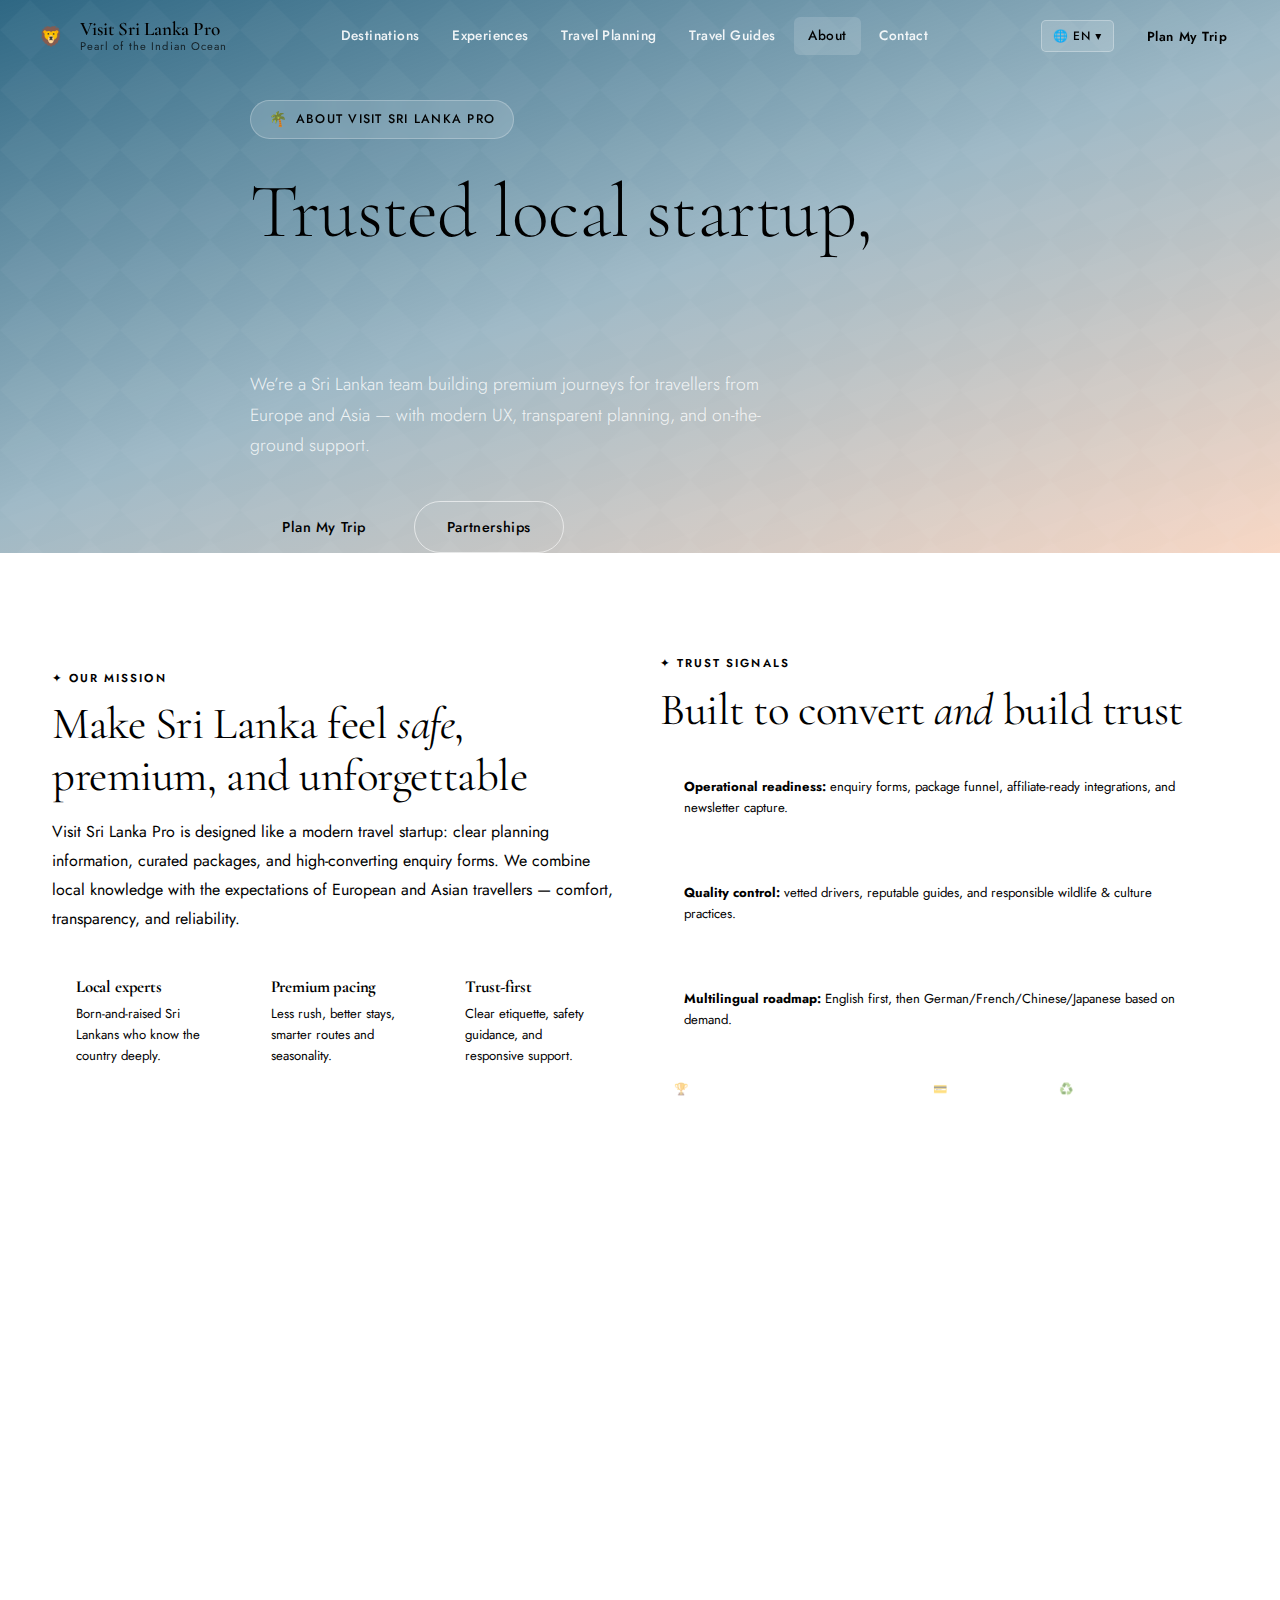
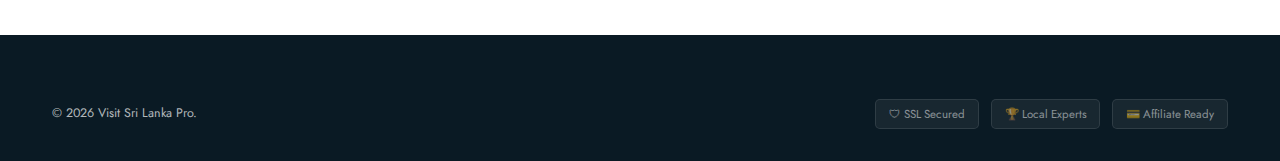
<file: about.html>
<!DOCTYPE html>
<html lang="en">
<head>
  <meta charset="UTF-8" />
  <meta name="viewport" content="width=device-width, initial-scale=1.0" />
  <meta name="description" content="About Visit Sri Lanka Pro — a trusted local tourism startup serving travellers from Europe and Asia with premium, safe, and authentic Sri Lanka journeys." />
  <title>About Us | Visit Sri Lanka Pro</title>
  <link rel="preconnect" href="https://fonts.googleapis.com">
  <link rel="preconnect" href="https://fonts.gstatic.com" crossorigin>
  <link href="https://fonts.googleapis.com/css2?family=Cormorant+Garamond:ital,wght@0,300;0,400;0,600;0,700;1,300;1,400&family=Jost:wght@300;400;500;600&display=swap" rel="stylesheet">
  <link rel="stylesheet" href="assets/styles.css" />
</head>
<body data-page="about">
  <nav id="navbar" aria-label="Primary">
    <div class="nav-inner">
      <a href="index.html" class="nav-logo" aria-label="Visit Sri Lanka Pro home">
        <div class="nav-logo-mark">🦁</div>
        <div class="nav-logo-text">Visit Sri Lanka Pro<span>Pearl of the Indian Ocean</span></div>
      </a>
      <div class="nav-links" role="navigation" aria-label="Site">
        <a href="destinations.html" class="nav-link" data-page="destinations">Destinations</a>
        <a href="experiences.html" class="nav-link" data-page="experiences">Experiences</a>
        <a href="planning.html" class="nav-link" data-page="planning">Travel Planning</a>
        <a href="blog.html" class="nav-link" data-page="blog">Travel Guides</a>
        <a href="about.html" class="nav-link" data-page="about">About</a>
        <a href="contact.html" class="nav-link" data-page="contact">Contact</a>
      </div>
      <div class="nav-right">
        <div class="lang-dropdown">
          <button class="lang-btn" type="button" onclick="toggleLang()">🌐 EN ▾</button>
          <div class="lang-menu" id="langMenu">
            <div class="lang-option" onclick="setLang('EN')">🇬🇧 English</div>
            <div class="lang-option" onclick="setLang('DE')">🇩🇪 Deutsch</div>
            <div class="lang-option" onclick="setLang('FR')">🇫🇷 Français</div>
            <div class="lang-option" onclick="setLang('ZH')">🇨🇳 中文</div>
            <div class="lang-option" onclick="setLang('JA')">🇯🇵 日本語</div>
          </div>
        </div>
        <a class="nav-cta" href="planning.html#plan-my-trip">Plan My Trip</a>
        <button class="hamburger" type="button" onclick="toggleMobileMenu()" aria-label="Open menu"><span></span><span></span><span></span></button>
      </div>
    </div>
  </nav>

  <div class="mobile-menu" id="mobileMenu">
    <a class="mobile-nav-link" href="destinations.html" onclick="closeMobileMenu()">🗺 Destinations</a>
    <a class="mobile-nav-link" href="experiences.html" onclick="closeMobileMenu()">🌟 Experiences</a>
    <a class="mobile-nav-link" href="planning.html" onclick="closeMobileMenu()">✈️ Travel Planning</a>
    <a class="mobile-nav-link" href="blog.html" onclick="closeMobileMenu()">📝 Travel Guides</a>
    <a class="mobile-nav-link" href="about.html" onclick="closeMobileMenu()">🏢 About Us</a>
    <a class="mobile-nav-link" href="contact.html" onclick="closeMobileMenu()">📩 Contact</a>
  </div>

  <section class="hero hero-slim">
    <div class="hero-bg" aria-hidden="true"></div>
    <div class="hero-pattern" aria-hidden="true"></div>
    <div class="hero-content">
      <div class="hero-badge">About Visit Sri Lanka Pro</div>
      <h1>Trusted local startup, <em>global standard</em></h1>
      <p class="hero-sub">We’re a Sri Lankan team building premium journeys for travellers from Europe and Asia — with modern UX, transparent planning, and on-the-ground support.</p>
      <div class="hero-actions">
        <a class="btn btn-primary" href="planning.html#plan-my-trip">Plan My Trip</a>
        <a class="btn btn-outline" href="contact.html">Partnerships</a>
      </div>
    </div>
  </section>

  <section class="section">
    <div class="container">
      <div class="grid-2" style="gap:2.5rem">
        <div class="fade-up">
          <span class="section-tag">✦ Our mission</span>
          <h2>Make Sri Lanka feel <em>safe</em>, premium, and unforgettable</h2>
          <p style="color:var(--text-mid);line-height:1.8;margin:1rem 0">Visit Sri Lanka Pro is designed like a modern travel startup: clear planning information, curated packages, and high-converting enquiry forms. We combine local knowledge with the expectations of European and Asian travellers — comfort, transparency, and reliability.</p>
          <div class="grid-3" style="gap:1rem;margin-top:1.25rem">
            <div class="visa-card"><h4>Local experts</h4><p>Born-and-raised Sri Lankans who know the country deeply.</p></div>
            <div class="visa-card"><h4>Premium pacing</h4><p>Less rush, better stays, smarter routes and seasonality.</p></div>
            <div class="visa-card"><h4>Trust-first</h4><p>Clear etiquette, safety guidance, and responsive support.</p></div>
          </div>
        </div>
        <div class="fade-up">
          <span class="section-tag">✦ Trust signals</span>
          <h2>Built to convert <em>and</em> build trust</h2>
          <div class="visa-card" style="margin-top:1rem">
            <p style="color:var(--text-mid)"><strong>Operational readiness:</strong> enquiry forms, package funnel, affiliate-ready integrations, and newsletter capture.</p>
          </div>
          <div class="visa-card" style="margin-top:1rem">
            <p style="color:var(--text-mid)"><strong>Quality control:</strong> vetted drivers, reputable guides, and responsible wildlife & culture practices.</p>
          </div>
          <div class="visa-card" style="margin-top:1rem">
            <p style="color:var(--text-mid)"><strong>Multilingual roadmap:</strong> English first, then German/French/Chinese/Japanese based on demand.</p>
          </div>
          <div style="display:flex;gap:.75rem;flex-wrap:wrap;margin-top:1.25rem">
            <span class="footer-badge">🏆 Local startup</span>
            <span class="footer-badge">🛡 Privacy-first forms</span>
            <span class="footer-badge">💳 Affiliate ready</span>
            <span class="footer-badge">♻️ Sustainable focus</span>
          </div>
        </div>
      </div>
    </div>
  </section>

  <section class="section section-alt">
    <div class="container">
      <div style="text-align:center;margin-bottom:2.5rem" class="fade-up">
        <span class="section-tag">✦ Why travellers choose us</span>
        <h2>Europe & Asia ready, <em>Sri Lanka</em> authentic</h2>
      </div>
      <div class="grid-3" style="gap:1.5rem">
        <div class="visa-card fade-up"><h4>Clear planning</h4><p>Visa, flights, currency, etiquette, seasons and safety — in one place.</p></div>
        <div class="visa-card fade-up"><h4>High-quality stays</h4><p>We recommend boutique hotels, villas and trusted partners.</p></div>
        <div class="visa-card fade-up"><h4>Adventure with confidence</h4><p>Ethical wildlife, guided hikes, and optional insurance coverage.</p></div>
      </div>
    </div>
  </section>

  <footer>
    <div class="container">
      <div class="footer-bottom" style="border-top:none;padding-top:0">
        <p>© 2026 Visit Sri Lanka Pro.</p>
        <div class="footer-badges">
          <span class="footer-badge">🛡 SSL Secured</span>
          <span class="footer-badge">🏆 Local Experts</span>
          <span class="footer-badge">💳 Affiliate Ready</span>
        </div>
      </div>
    </div>
  </footer>

  <script src="assets/main.js" defer></script>
</body>
</html>
</file>
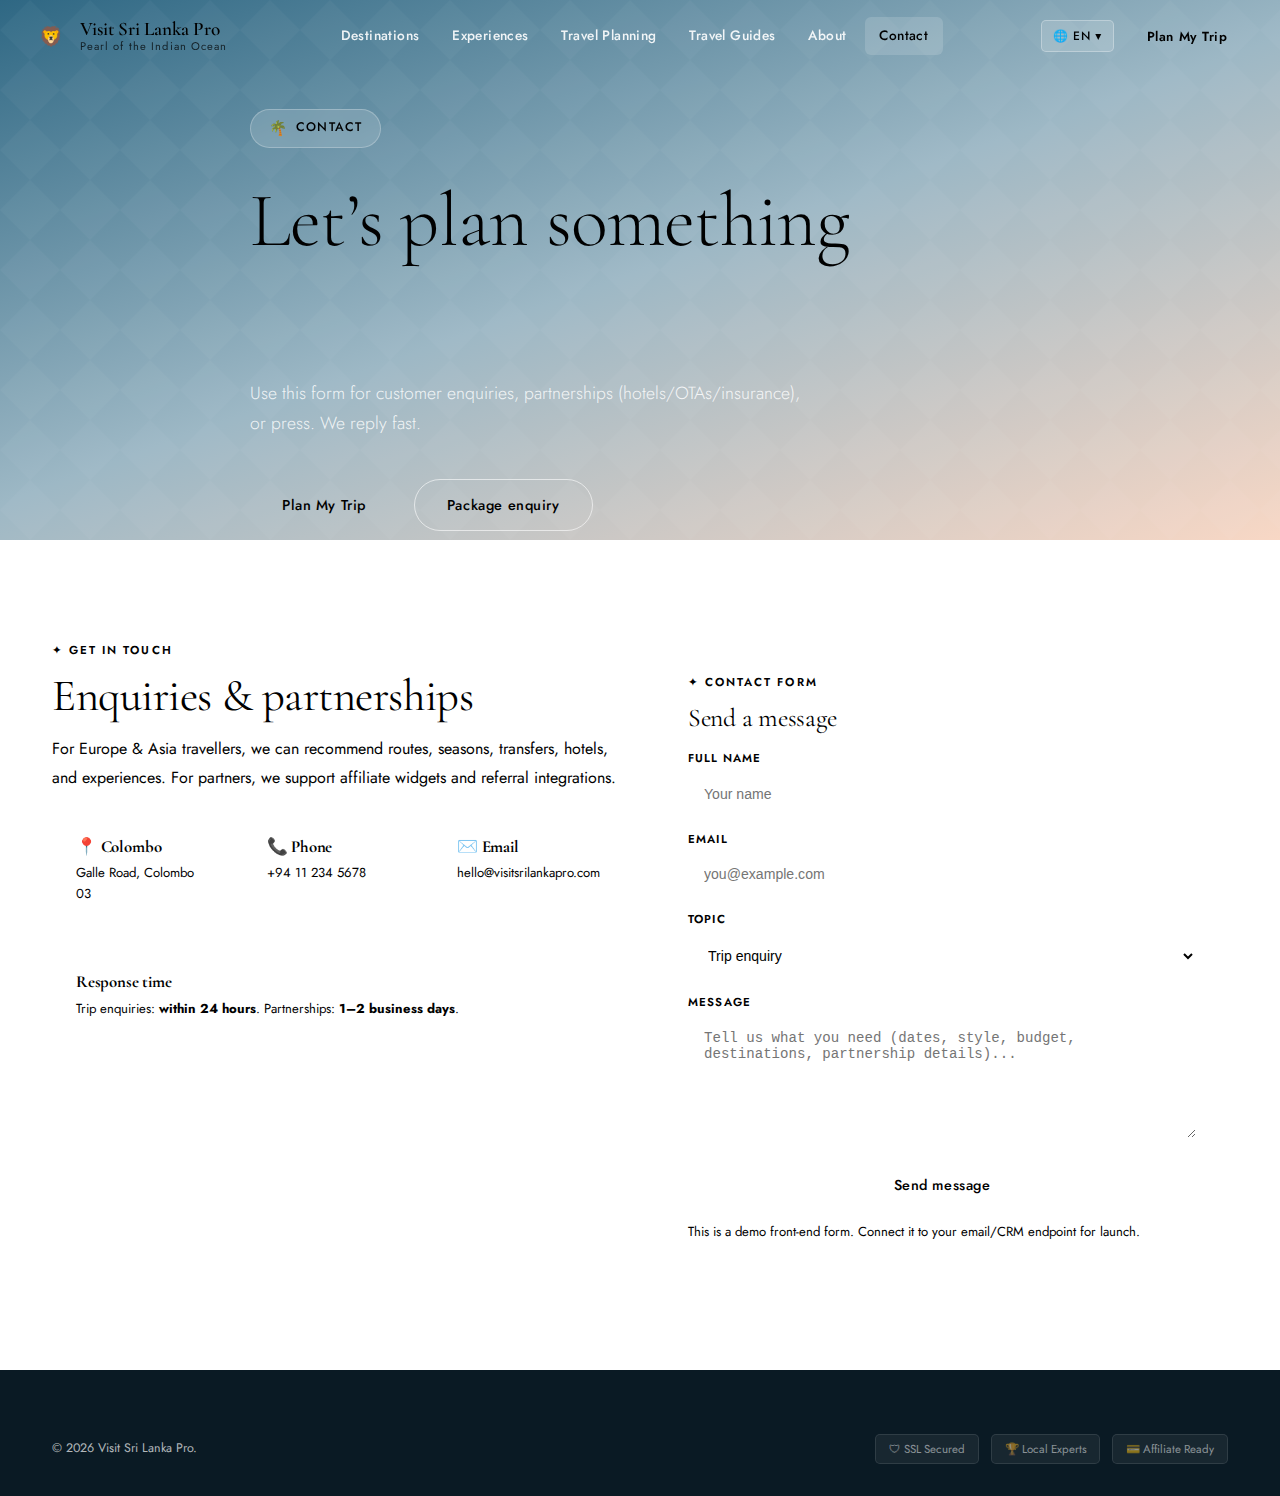
<file: contact.html>
<!DOCTYPE html>
<html lang="en">
<head>
  <script async src="https://pagead2.googlesyndication.com/pagead/js/adsbygoogle.js?client=ca-pub-5111417247477949"
     crossorigin="anonymous">
    
     </script>
  <meta charset="UTF-8" />
  <meta name="viewport" content="width=device-width, initial-scale=1.0" />
  <meta name="description" content="Contact Visit Sri Lanka Pro — enquiries, partnerships, and custom Sri Lanka trip planning. Fast response, trusted local team." />
  <title>Contact | Visit Sri Lanka Pro</title>
  <link rel="preconnect" href="https://fonts.googleapis.com">
  <link rel="preconnect" href="https://fonts.gstatic.com" crossorigin>
  <link href="https://fonts.googleapis.com/css2?family=Cormorant+Garamond:ital,wght@0,300;0,400;0,600;0,700;1,300;1,400&family=Jost:wght@300;400;500;600&display=swap" rel="stylesheet">
  <link rel="stylesheet" href="assets/styles.css" />
</head>
<body data-page="contact">
  <nav id="navbar" aria-label="Primary">
    <div class="nav-inner">
      <a href="index.html" class="nav-logo" aria-label="Visit Sri Lanka Pro home">
        <div class="nav-logo-mark">🦁</div>
        <div class="nav-logo-text">Visit Sri Lanka Pro<span>Pearl of the Indian Ocean</span></div>
      </a>
      <div class="nav-links" role="navigation" aria-label="Site">
        <a href="destinations.html" class="nav-link" data-page="destinations">Destinations</a>
        <a href="experiences.html" class="nav-link" data-page="experiences">Experiences</a>
        <a href="planning.html" class="nav-link" data-page="planning">Travel Planning</a>
        <a href="blog.html" class="nav-link" data-page="blog">Travel Guides</a>
        <a href="about.html" class="nav-link" data-page="about">About</a>
        <a href="contact.html" class="nav-link" data-page="contact">Contact</a>
      </div>
      <div class="nav-right">
        <div class="lang-dropdown">
          <button class="lang-btn" type="button" onclick="toggleLang()">🌐 EN ▾</button>
          <div class="lang-menu" id="langMenu">
            <div class="lang-option" onclick="setLang('EN')">🇬🇧 English</div>
            <div class="lang-option" onclick="setLang('DE')">🇩🇪 Deutsch</div>
            <div class="lang-option" onclick="setLang('FR')">🇫🇷 Français</div>
            <div class="lang-option" onclick="setLang('ZH')">🇨🇳 中文</div>
            <div class="lang-option" onclick="setLang('JA')">🇯🇵 日本語</div>
          </div>
        </div>
        <a class="nav-cta" href="planning.html#plan-my-trip">Plan My Trip</a>
        <button class="hamburger" type="button" onclick="toggleMobileMenu()" aria-label="Open menu"><span></span><span></span><span></span></button>
      </div>
    </div>
  </nav>

  <div class="mobile-menu" id="mobileMenu">
    <a class="mobile-nav-link" href="destinations.html" onclick="closeMobileMenu()">🗺 Destinations</a>
    <a class="mobile-nav-link" href="experiences.html" onclick="closeMobileMenu()">🌟 Experiences</a>
    <a class="mobile-nav-link" href="planning.html" onclick="closeMobileMenu()">✈️ Travel Planning</a>
    <a class="mobile-nav-link" href="blog.html" onclick="closeMobileMenu()">📝 Travel Guides</a>
    <a class="mobile-nav-link" href="about.html" onclick="closeMobileMenu()">🏢 About Us</a>
    <a class="mobile-nav-link" href="contact.html" onclick="closeMobileMenu()">📩 Contact</a>
  </div>

  <section class="hero hero-slim">
    <div class="hero-bg" aria-hidden="true"></div>
    <div class="hero-pattern" aria-hidden="true"></div>
    <div class="hero-content">
      <div class="hero-badge">Contact</div>
      <h1>Let’s plan something <em>exceptional</em></h1>
      <p class="hero-sub">Use this form for customer enquiries, partnerships (hotels/OTAs/insurance), or press. We reply fast.</p>
      <div class="hero-actions">
        <a class="btn btn-primary" href="planning.html#plan-my-trip">Plan My Trip</a>
        <a class="btn btn-outline" href="planning.html#package-enquiry">Package enquiry</a>
      </div>
    </div>
  </section>

  <section class="section section-alt">
    <div class="container">
      <div class="grid-2" style="gap:2rem;align-items:start">
        <div class="fade-up">
          <span class="section-tag">✦ Get in touch</span>
          <h2>Enquiries & partnerships</h2>
          <p style="color:var(--text-mid);margin-top:0.75rem;line-height:1.8">For Europe & Asia travellers, we can recommend routes, seasons, transfers, hotels, and experiences. For partners, we support affiliate widgets and referral integrations.</p>
          <div class="grid-3" style="gap:1rem;margin-top:1.25rem">
            <div class="visa-card"><h4>📍 Colombo</h4><p>Galle Road, Colombo 03</p></div>
            <div class="visa-card"><h4>📞 Phone</h4><p>+94 11 234 5678</p></div>
            <div class="visa-card"><h4>✉️ Email</h4><p>hello@visitsrilankapro.com</p></div>
          </div>
          <div class="visa-card" style="margin-top:1.25rem">
            <h4>Response time</h4>
            <p>Trip enquiries: <strong>within 24 hours</strong>. Partnerships: <strong>1–2 business days</strong>.</p>
          </div>
        </div>

        <div class="visa-card fade-up" style="padding:2rem">
          <span class="section-tag">✦ Contact form</span>
          <h3 style="margin-bottom:1rem">Send a message</h3>
          <form id="contactForm" onsubmit="submitContactForm(event)">
            <div class="form-full">
              <label class="field-label" for="fullName">Full name</label>
              <input class="field-input" id="fullName" name="fullName" type="text" placeholder="Your name" required />
            </div>
            <div class="form-full">
              <label class="field-label" for="contactEmail">Email</label>
              <input class="field-input" id="contactEmail" name="email" type="email" placeholder="you@example.com" required />
            </div>
            <div class="form-full">
              <label class="field-label" for="topic">Topic</label>
              <select class="field-select" id="topic" name="topic">
                <option>Trip enquiry</option>
                <option>Package booking</option>
                <option>Hotel/OTA partnership</option>
                <option>Travel insurance partnership</option>
                <option>Press / media</option>
                <option>Other</option>
              </select>
            </div>
            <div class="form-full">
              <label class="field-label" for="message">Message</label>
              <textarea class="field-textarea" id="message" name="message" placeholder="Tell us what you need (dates, style, budget, destinations, partnership details)..." required></textarea>
            </div>
            <button class="btn btn-ocean" type="submit" style="width:100%;justify-content:center">Send message</button>
            <p style="margin-top:0.75rem;color:var(--text-dim);font-size:0.82rem">This is a demo front-end form. Connect it to your email/CRM endpoint for launch.</p>
          </form>
        </div>
      </div>
    </div>
  </section>

  <footer>
    <div class="container">
      <div class="footer-bottom" style="border-top:none;padding-top:0">
        <p>© 2026 Visit Sri Lanka Pro.</p>
        <div class="footer-badges">
          <span class="footer-badge">🛡 SSL Secured</span>
          <span class="footer-badge">🏆 Local Experts</span>
          <span class="footer-badge">💳 Affiliate Ready</span>
        </div>
      </div>
    </div>
  </footer>

  <div class="modal-overlay" id="contactThanksModal" onclick="if(event.target===this)closeModal('contactThanksModal')">
    <div class="modal-box" role="dialog" aria-modal="true" aria-label="Message sent">
      <button class="modal-close" type="button" onclick="closeModal('contactThanksModal')">✕</button>
      <div class="modal-success">
        <div class="success-icon">📩</div>
        <h3>Message sent</h3>
        <p style="margin-top:0.5rem">Thanks! We’ll get back to you soon.</p>
        <button class="btn btn-ocean" style="margin-top:1.5rem;width:100%;justify-content:center" type="button" onclick="closeModal('contactThanksModal')">Close</button>
      </div>
    </div>
  </div>

  <script src="assets/main.js" defer></script>
</body>
</html>
</file>
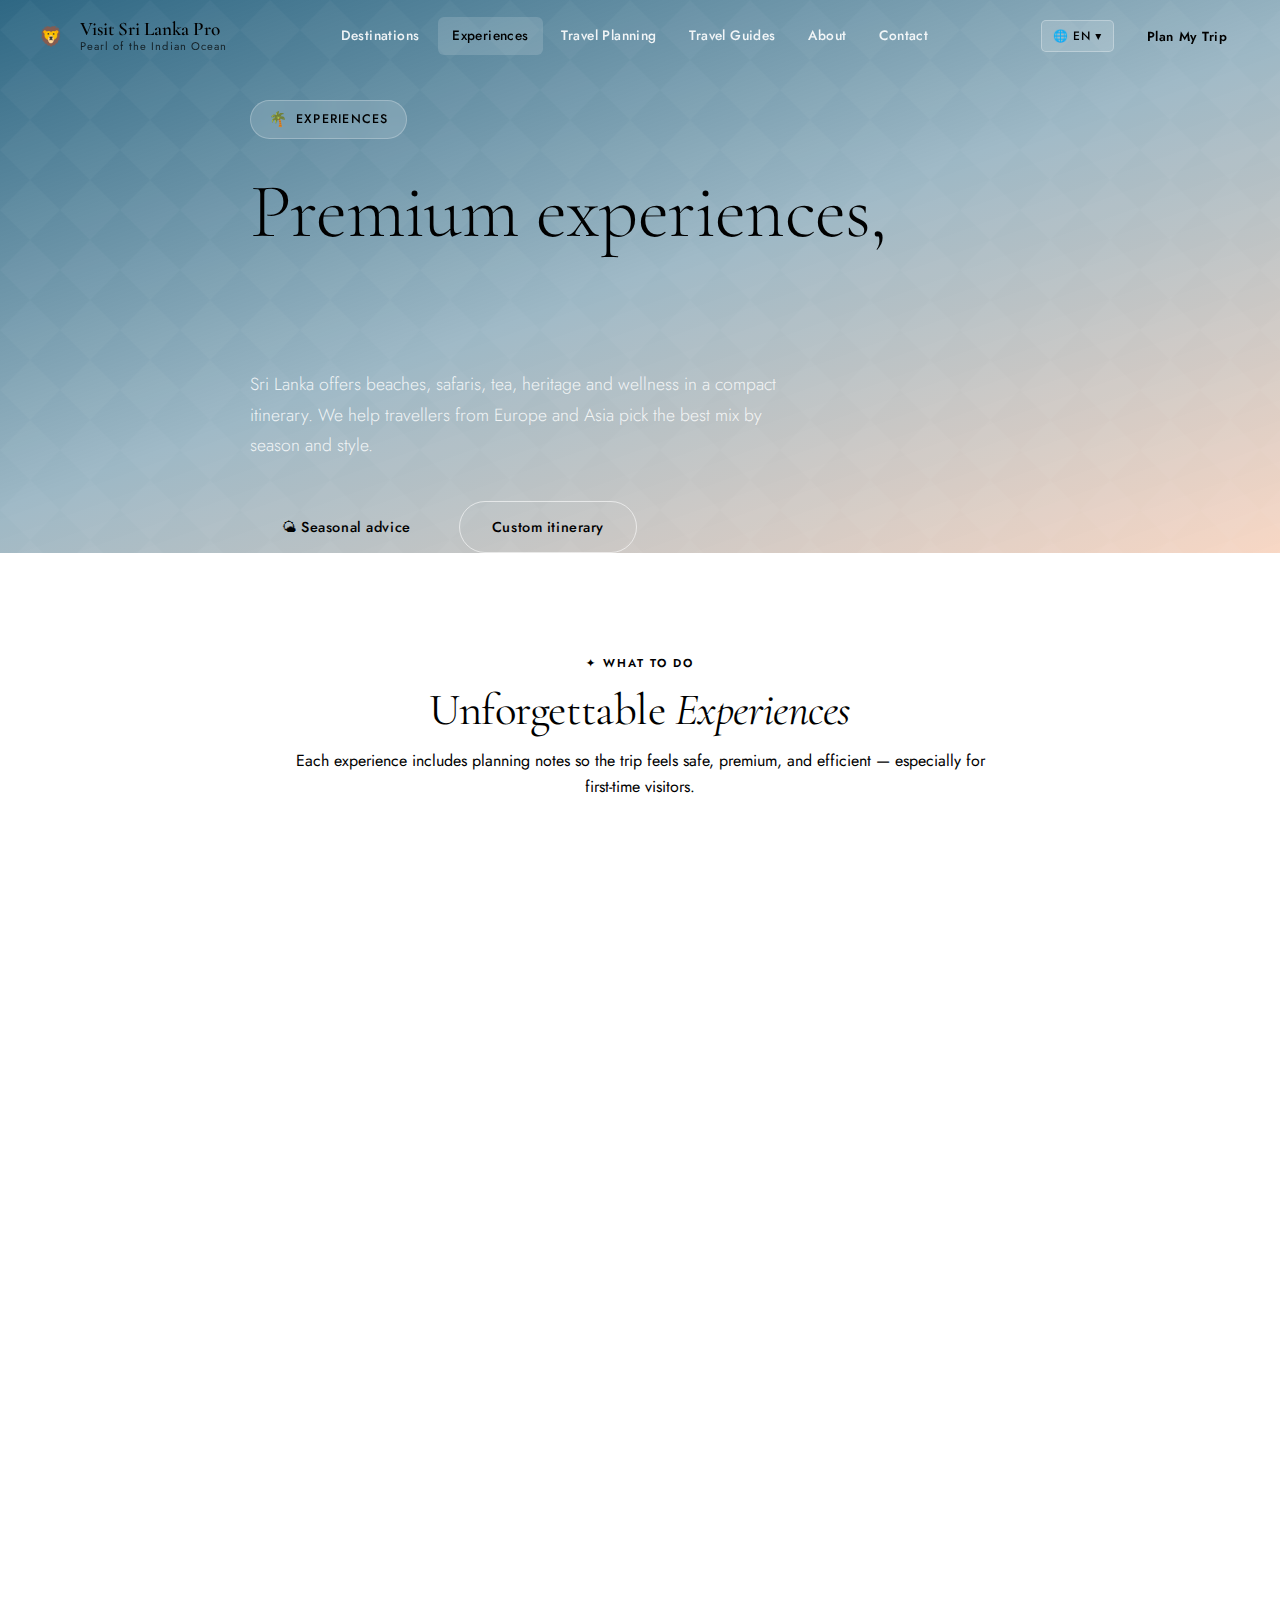
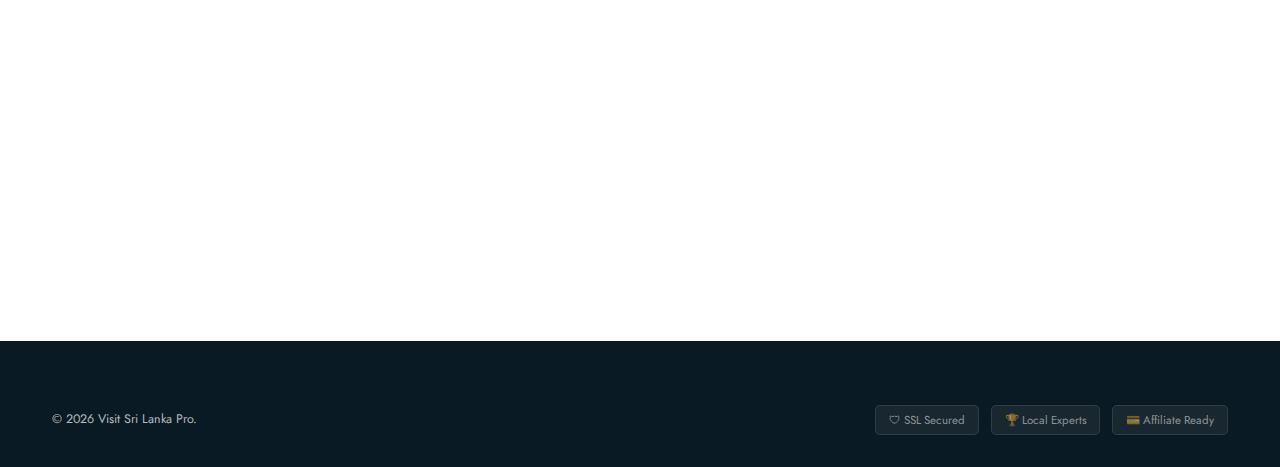
<file: experiences.html>
<!DOCTYPE html>
<html lang="en">
<head>
  <meta charset="UTF-8" />
  <meta name="viewport" content="width=device-width, initial-scale=1.0" />
  <meta name="description" content="Sri Lanka experiences: wildlife safaris, beaches, tea tours, Ayurveda, heritage sites, and adventure sports — curated for premium travellers from Europe and Asia." />
  <title>Experiences | Visit Sri Lanka Pro</title>
  <link rel="preconnect" href="https://fonts.googleapis.com">
  <link rel="preconnect" href="https://fonts.gstatic.com" crossorigin>
  <link href="https://fonts.googleapis.com/css2?family=Cormorant+Garamond:ital,wght@0,300;0,400;0,600;0,700;1,300;1,400&family=Jost:wght@300;400;500;600&family=Noto+Sans+SC:wght@400;500&display=swap" rel="stylesheet">
  <link rel="stylesheet" href="assets/styles.css" />
</head>
<body data-page="experiences">
  <nav id="navbar" aria-label="Primary">
    <div class="nav-inner">
      <a href="index.html" class="nav-logo" aria-label="Visit Sri Lanka Pro home">
        <div class="nav-logo-mark">🦁</div>
        <div class="nav-logo-text">Visit Sri Lanka Pro<span>Pearl of the Indian Ocean</span></div>
      </a>
      <div class="nav-links" role="navigation" aria-label="Site">
        <a href="destinations.html" class="nav-link" data-page="destinations">Destinations</a>
        <a href="experiences.html" class="nav-link" data-page="experiences">Experiences</a>
        <a href="planning.html" class="nav-link" data-page="planning">Travel Planning</a>
        <a href="blog.html" class="nav-link" data-page="blog">Travel Guides</a>
        <a href="about.html" class="nav-link" data-page="about">About</a>
        <a href="contact.html" class="nav-link" data-page="contact">Contact</a>
      </div>
      <div class="nav-right">
        <div class="lang-dropdown">
          <button class="lang-btn" type="button" onclick="toggleLang()">🌐 EN ▾</button>
          <div class="lang-menu" id="langMenu">
            <div class="lang-option" onclick="setLang('EN')">🇬🇧 English</div>
            <div class="lang-option" onclick="setLang('DE')">🇩🇪 Deutsch</div>
            <div class="lang-option" onclick="setLang('FR')">🇫🇷 Français</div>
            <div class="lang-option" onclick="setLang('ZH')">🇨🇳 中文</div>
            <div class="lang-option" onclick="setLang('JA')">🇯🇵 日本語</div>
          </div>
        </div>
        <a class="nav-cta" href="planning.html#plan-my-trip">Plan My Trip</a>
        <button class="hamburger" type="button" onclick="toggleMobileMenu()" aria-label="Open menu"><span></span><span></span><span></span></button>
      </div>
    </div>
  </nav>

  <div class="mobile-menu" id="mobileMenu">
    <a class="mobile-nav-link" href="destinations.html" onclick="closeMobileMenu()">🗺 Destinations</a>
    <a class="mobile-nav-link" href="experiences.html" onclick="closeMobileMenu()">🌟 Experiences</a>
    <a class="mobile-nav-link" href="planning.html" onclick="closeMobileMenu()">✈️ Travel Planning</a>
    <a class="mobile-nav-link" href="blog.html" onclick="closeMobileMenu()">📝 Travel Guides</a>
    <a class="mobile-nav-link" href="about.html" onclick="closeMobileMenu()">🏢 About Us</a>
    <a class="mobile-nav-link" href="contact.html" onclick="closeMobileMenu()">📩 Contact</a>
  </div>

  <section class="hero hero-slim">
    <div class="hero-bg" aria-hidden="true"></div>
    <div class="hero-pattern" aria-hidden="true"></div>
    <div class="hero-content">
      <div class="hero-badge">Experiences</div>
      <h1>Premium experiences, <em>one island</em></h1>
      <p class="hero-sub">Sri Lanka offers beaches, safaris, tea, heritage and wellness in a compact itinerary. We help travellers from Europe and Asia pick the best mix by season and style.</p>
      <div class="hero-actions">
        <a class="btn btn-primary" href="planning.html#seasons">🌤 Seasonal advice</a>
        <a class="btn btn-outline" href="planning.html#plan-my-trip">Custom itinerary</a>
      </div>
    </div>
  </section>

  <section class="section">
    <div class="container">
      <div style="text-align:center;margin-bottom:3rem" class="fade-up">
        <span class="section-tag">✦ What to do</span>
        <h2>Unforgettable <em>Experiences</em></h2>
        <p style="color:var(--text-mid);margin-top:0.75rem;max-width:720px;margin-inline:auto">Each experience includes planning notes so the trip feels safe, premium, and efficient — especially for first-time visitors.</p>
      </div>

      <div class="exp-grid">
        <div class="exp-card fade-up">
          <div class="exp-icon">🦁</div>
          <h3>Wildlife Safaris</h3>
          <p>Yala, Wilpattu, Udawalawe. Choose ethical operators, early starts, and add binoculars for birds.</p>
          <div class="exp-tags"><span class="exp-tag">Jeep</span><span class="exp-tag">Leopards</span><span class="exp-tag">Elephants</span></div>
        </div>
        <div class="exp-card fade-up">
          <div class="exp-icon">🏖</div>
          <h3>Beaches & Surf</h3>
          <p>Pick coast by monsoon: South/West (Dec–Mar), East (Jul–Sep). Great for families and beginners.</p>
          <div class="exp-tags"><span class="exp-tag">Seasonal</span><span class="exp-tag">Surf</span><span class="exp-tag">Snorkel</span></div>
        </div>
        <div class="exp-card fade-up">
          <div class="exp-icon">🍵</div>
          <h3>Tea Tours</h3>
          <p>Visit estates in Nuwara Eliya and Ella. Combine with the scenic train for the iconic photo moment.</p>
          <div class="exp-tags"><span class="exp-tag">Tasting</span><span class="exp-tag">Factories</span><span class="exp-tag">Train</span></div>
        </div>
        <div class="exp-card fade-up">
          <div class="exp-icon">🧘</div>
          <h3>Ayurveda & Wellness</h3>
          <p>From spa-style relaxation to authentic Ayurveda. We recommend reputable centres and clear medical guidance.</p>
          <div class="exp-tags"><span class="exp-tag">Retreats</span><span class="exp-tag">Yoga</span><span class="exp-tag">Massage</span></div>
        </div>
        <div class="exp-card fade-up">
          <div class="exp-icon">🏯</div>
          <h3>Heritage Sites</h3>
          <p>UNESCO sites and temples with etiquette guidance: modest clothing, shoes off, respectful photography.</p>
          <div class="exp-tags"><span class="exp-tag">UNESCO</span><span class="exp-tag">Guides</span><span class="exp-tag">Culture</span></div>
        </div>
        <div class="exp-card fade-up">
          <div class="exp-icon">🧗</div>
          <h3>Adventure Sports</h3>
          <p>Rafting, hikes, zip-lines, and sunrise peaks. Add travel insurance if you include higher-risk activities.</p>
          <div class="exp-tags"><span class="exp-tag">Rafting</span><span class="exp-tag">Hiking</span><span class="exp-tag">Zip</span></div>
        </div>
      </div>
    </div>
  </section>

  <section class="section section-alt">
    <div class="container">
      <div class="grid-3" style="gap:1.5rem">
        <div class="visa-card fade-up">
          <h4>Europe & Asia friendly pacing</h4>
          <p>We prioritise comfort: fewer hotel changes, private transfers for long legs, and early-start options for the best light and wildlife sightings.</p>
        </div>
        <div class="visa-card fade-up">
          <h4>What to pack</h4>
          <p>Light layers, temple-friendly clothing, insect repellent, SPF, and a universal adapter (Type G is common).</p>
          <div style="margin-top:1rem"><a class="btn btn-outline-dark" href="planning.html#packing">Packing tips →</a></div>
        </div>
        <div class="visa-card fade-up">
          <h4>Ready to book?</h4>
          <p>Use the package enquiry form or request a custom itinerary. We respond within 24 hours.</p>
          <div style="margin-top:1rem;display:flex;gap:.75rem;flex-wrap:wrap">
            <a class="btn btn-primary" href="planning.html#package-enquiry">Package enquiry</a>
            <a class="btn btn-outline-dark" href="planning.html#plan-my-trip">Plan my trip</a>
          </div>
        </div>
      </div>
    </div>
  </section>

  <footer>
    <div class="container">
      <div class="footer-bottom" style="border-top:none;padding-top:0">
        <p>© 2026 Visit Sri Lanka Pro.</p>
        <div class="footer-badges">
          <span class="footer-badge">🛡 SSL Secured</span>
          <span class="footer-badge">🏆 Local Experts</span>
          <span class="footer-badge">💳 Affiliate Ready</span>
        </div>
      </div>
    </div>
  </footer>

  <script src="assets/main.js" defer></script>
</body>
</html>
</file>
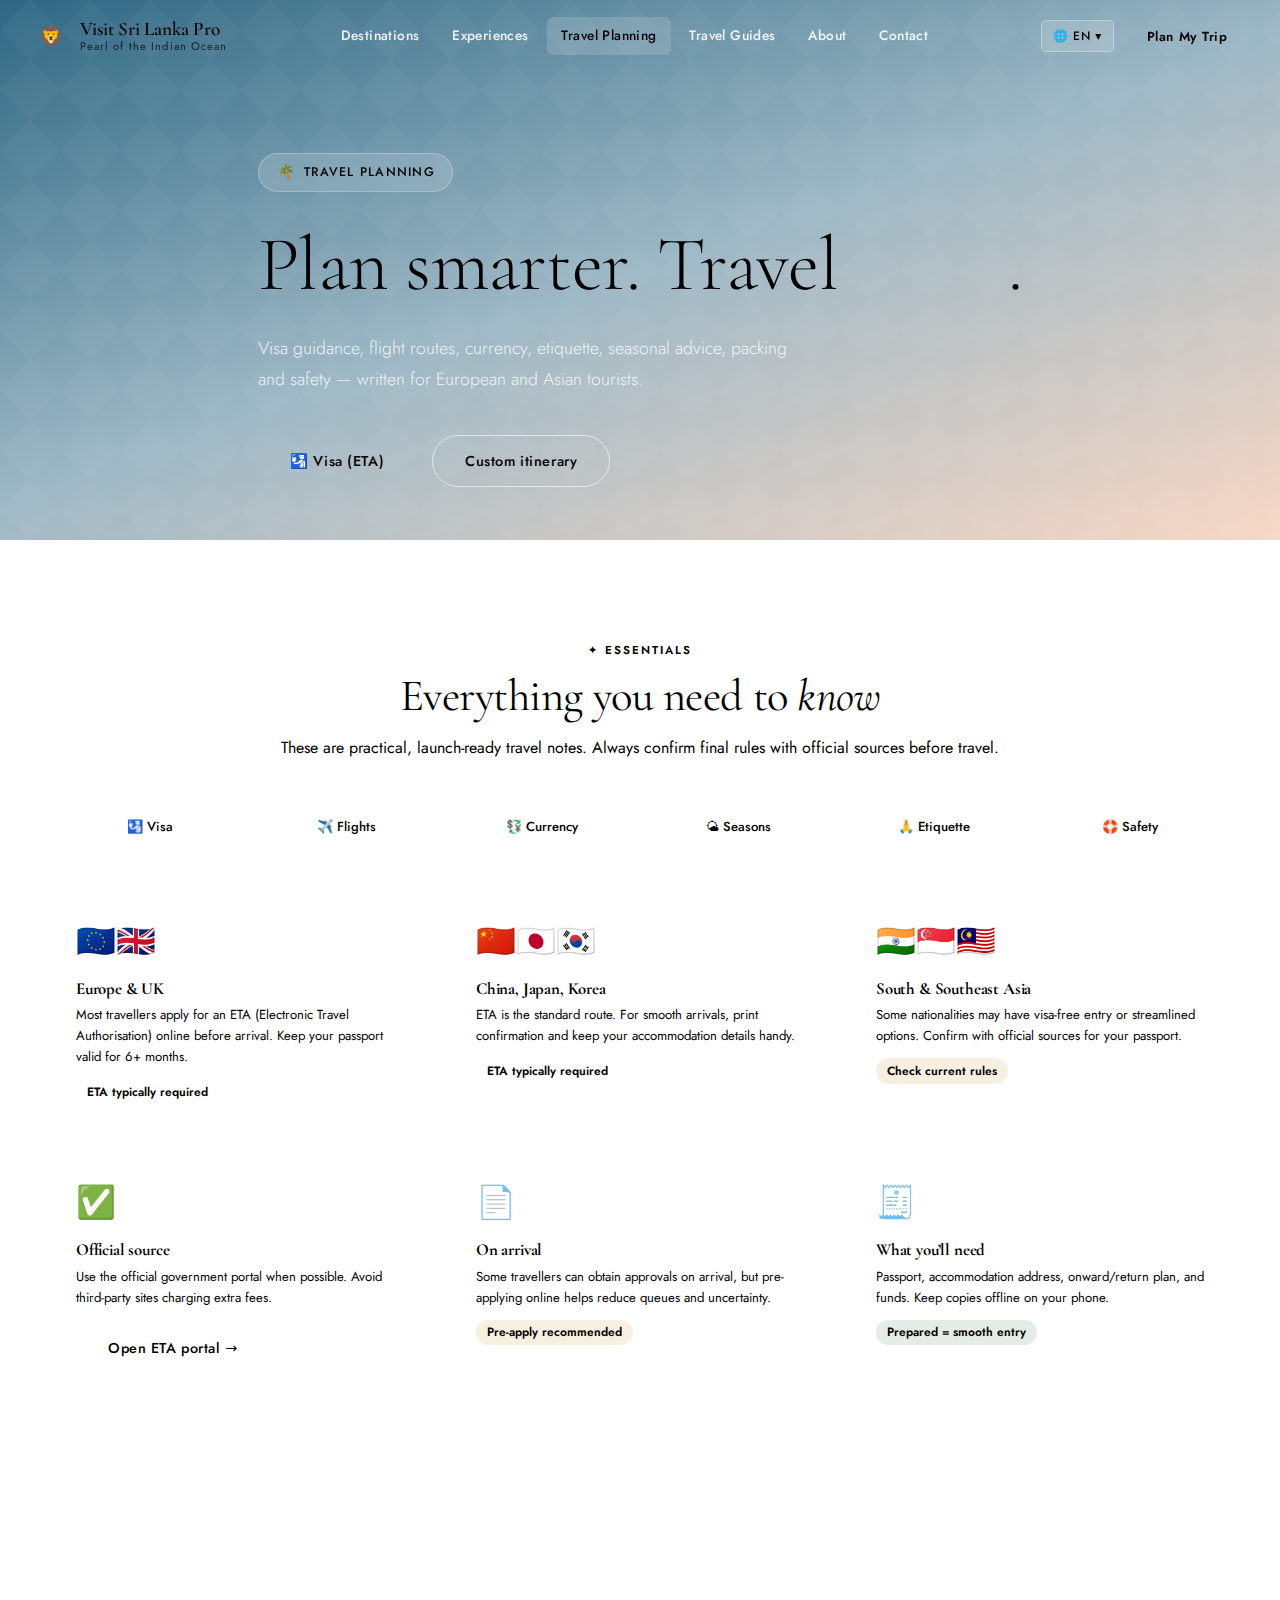
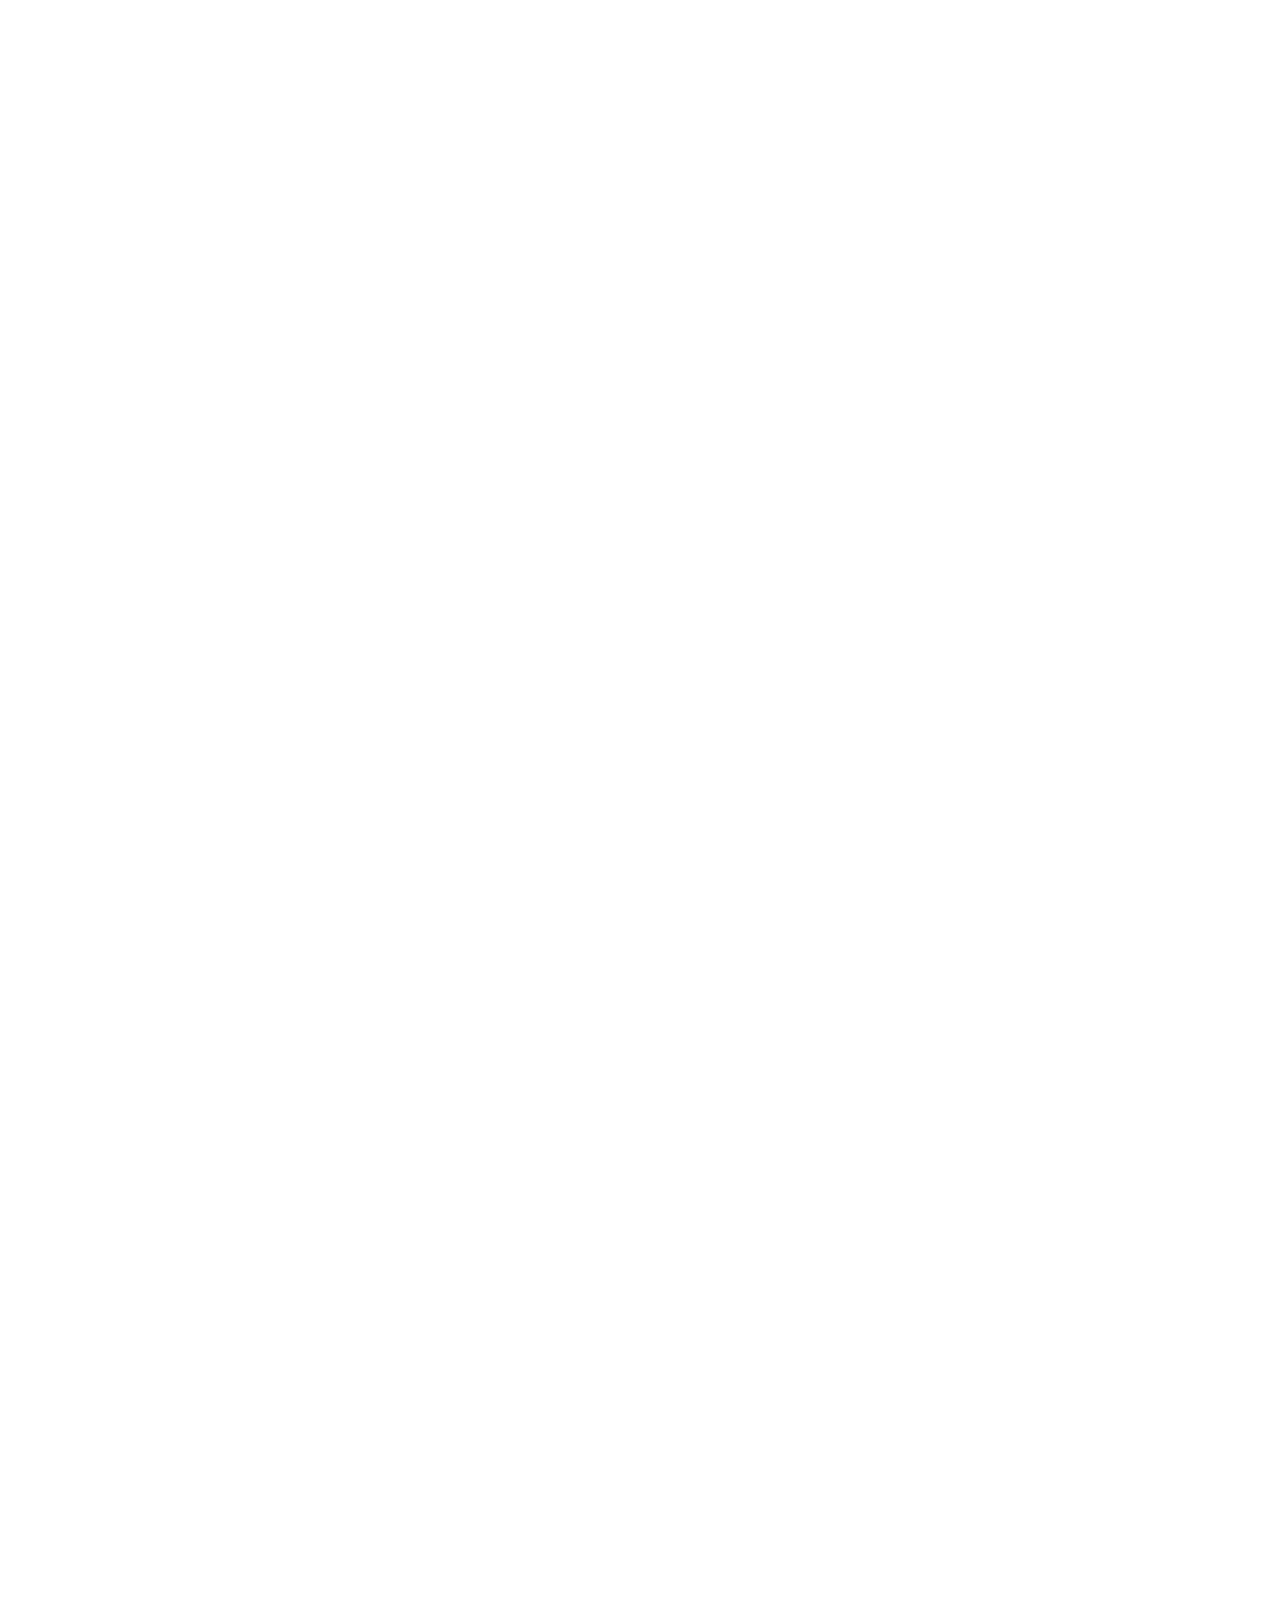
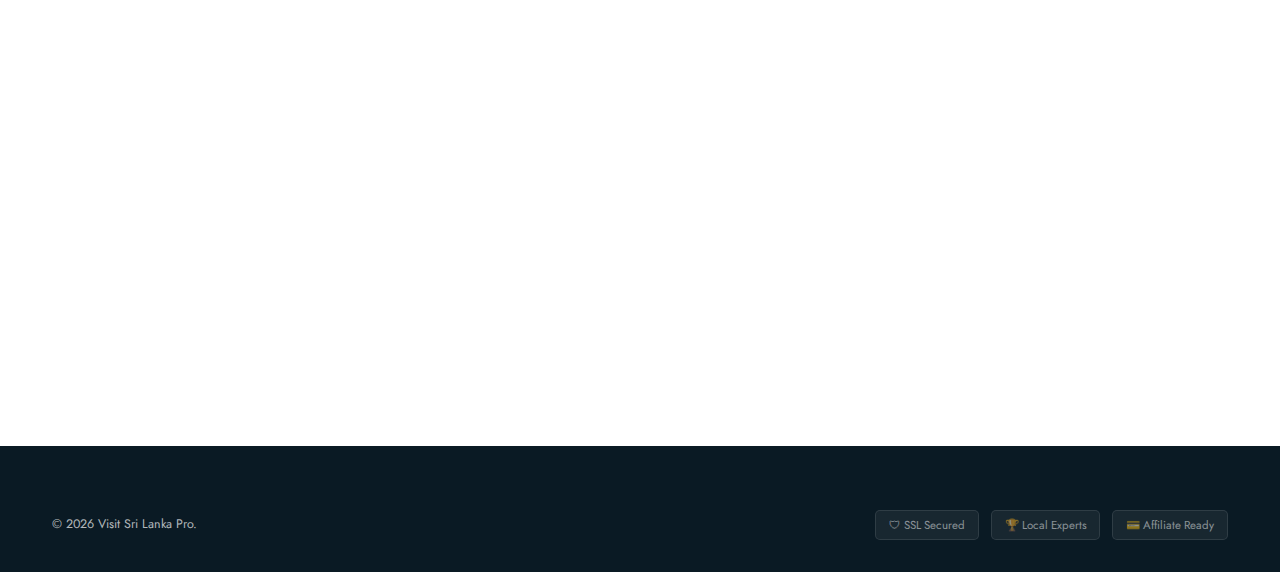
<file: planning.html>
<!DOCTYPE html>
<html lang="en">
<head>
  <meta charset="UTF-8" />
  <meta name="viewport" content="width=device-width, initial-scale=1.0" />
  <meta name="description" content="Sri Lanka travel planning: visa (ETA) guidance, flights & routes, currency exchange, cultural etiquette, best seasons, packing tips, and safety guidance for Europe and Asia." />
  <title>Travel Planning | Visit Sri Lanka Pro</title>
  <link rel="preconnect" href="https://fonts.googleapis.com">
  <link rel="preconnect" href="https://fonts.gstatic.com" crossorigin>
  <link href="https://fonts.googleapis.com/css2?family=Cormorant+Garamond:ital,wght@0,300;0,400;0,600;0,700;1,300;1,400&family=Jost:wght@300;400;500;600&family=Noto+Sans+SC:wght@400;500&display=swap" rel="stylesheet">
  <link rel="stylesheet" href="assets/styles.css" />
</head>
<body data-page="planning">
  <nav id="navbar" aria-label="Primary">
    <div class="nav-inner">
      <a href="index.html" class="nav-logo" aria-label="Visit Sri Lanka Pro home">
        <div class="nav-logo-mark">🦁</div>
        <div class="nav-logo-text">Visit Sri Lanka Pro<span>Pearl of the Indian Ocean</span></div>
      </a>
      <div class="nav-links" role="navigation" aria-label="Site">
        <a href="destinations.html" class="nav-link" data-page="destinations">Destinations</a>
        <a href="experiences.html" class="nav-link" data-page="experiences">Experiences</a>
        <a href="planning.html" class="nav-link" data-page="planning">Travel Planning</a>
        <a href="blog.html" class="nav-link" data-page="blog">Travel Guides</a>
        <a href="about.html" class="nav-link" data-page="about">About</a>
        <a href="contact.html" class="nav-link" data-page="contact">Contact</a>
      </div>
      <div class="nav-right">
        <div class="lang-dropdown">
          <button class="lang-btn" type="button" onclick="toggleLang()">🌐 EN ▾</button>
          <div class="lang-menu" id="langMenu">
            <div class="lang-option" onclick="setLang('EN')">🇬🇧 English</div>
            <div class="lang-option" onclick="setLang('DE')">🇩🇪 Deutsch</div>
            <div class="lang-option" onclick="setLang('FR')">🇫🇷 Français</div>
            <div class="lang-option" onclick="setLang('ZH')">🇨🇳 中文</div>
            <div class="lang-option" onclick="setLang('JA')">🇯🇵 日本語</div>
          </div>
        </div>
        <a class="nav-cta" href="#plan-my-trip">Plan My Trip</a>
        <button class="hamburger" type="button" onclick="toggleMobileMenu()" aria-label="Open menu"><span></span><span></span><span></span></button>
      </div>
    </div>
  </nav>

  <div class="mobile-menu" id="mobileMenu">
    <a class="mobile-nav-link" href="destinations.html" onclick="closeMobileMenu()">🗺 Destinations</a>
    <a class="mobile-nav-link" href="experiences.html" onclick="closeMobileMenu()">🌟 Experiences</a>
    <a class="mobile-nav-link" href="planning.html" onclick="closeMobileMenu()">✈️ Travel Planning</a>
    <a class="mobile-nav-link" href="blog.html" onclick="closeMobileMenu()">📝 Travel Guides</a>
    <a class="mobile-nav-link" href="about.html" onclick="closeMobileMenu()">🏢 About Us</a>
    <a class="mobile-nav-link" href="contact.html" onclick="closeMobileMenu()">📩 Contact</a>
  </div>

  <section class="hero hero-slim">
    <div class="hero-bg" aria-hidden="true"></div>
    <div class="hero-pattern" aria-hidden="true"></div>
    <div class="hero-content">
      <div class="hero-badge">Travel Planning</div>
      <h1>Plan smarter. Travel <em>better</em>.</h1>
      <p class="hero-sub">Visa guidance, flight routes, currency, etiquette, seasonal advice, packing and safety — written for European and Asian tourists.</p>
      <div class="hero-actions">
        <a class="btn btn-primary" href="#visa">🛂 Visa (ETA)</a>
        <a class="btn btn-outline" href="#plan-my-trip">Custom itinerary</a>
      </div>
    </div>
  </section>

  <section class="section section-alt" id="essentials">
    <div class="container">
      <div style="text-align:center;margin-bottom:2.5rem" class="fade-up">
        <span class="section-tag">✦ Essentials</span>
        <h2>Everything you need to <em>know</em></h2>
        <p style="color:var(--text-mid);margin-top:0.75rem;max-width:760px;margin-inline:auto">These are practical, launch-ready travel notes. Always confirm final rules with official sources before travel.</p>
      </div>

      <div class="planning-tabs" role="tablist" aria-label="Planning tabs">
        <button class="plan-tab active" type="button" onclick="showPlanPanel('visa',this)">🛂 Visa</button>
        <button class="plan-tab" type="button" onclick="showPlanPanel('flights',this)">✈️ Flights</button>
        <button class="plan-tab" type="button" onclick="showPlanPanel('currency',this)">💱 Currency</button>
        <button class="plan-tab" type="button" onclick="showPlanPanel('seasons',this)">🌤 Seasons</button>
        <button class="plan-tab" type="button" onclick="showPlanPanel('culture',this)">🙏 Etiquette</button>
        <button class="plan-tab" type="button" onclick="showPlanPanel('safety',this)">🛟 Safety</button>
      </div>

      <div class="plan-panel active" id="panel-visa">
        <div id="visa" class="visa-grid">
          <div class="visa-card">
            <div class="visa-flag">🇪🇺🇬🇧</div>
            <h4>Europe & UK</h4>
            <p>Most travellers apply for an ETA (Electronic Travel Authorisation) online before arrival. Keep your passport valid for 6+ months.</p>
            <div class="visa-status status-paid">ETA typically required</div>
          </div>
          <div class="visa-card">
            <div class="visa-flag">🇨🇳🇯🇵🇰🇷</div>
            <h4>China, Japan, Korea</h4>
            <p>ETA is the standard route. For smooth arrivals, print confirmation and keep your accommodation details handy.</p>
            <div class="visa-status status-paid">ETA typically required</div>
          </div>
          <div class="visa-card">
            <div class="visa-flag">🇮🇳🇸🇬🇲🇾</div>
            <h4>South & Southeast Asia</h4>
            <p>Some nationalities may have visa-free entry or streamlined options. Confirm with official sources for your passport.</p>
            <div class="visa-status status-required">Check current rules</div>
          </div>
          <div class="visa-card" style="background:var(--ocean-pale);border-color:var(--ocean-light)">
            <div class="visa-flag">✅</div>
            <h4>Official source</h4>
            <p>Use the official government portal when possible. Avoid third-party sites charging extra fees.</p>
            <div style="margin-top:1rem">
              <a class="btn btn-ocean" href="https://eta.gov.lk" target="_blank" rel="noopener">Open ETA portal →</a>
            </div>
          </div>
          <div class="visa-card">
            <div class="visa-flag">📄</div>
            <h4>On arrival</h4>
            <p>Some travellers can obtain approvals on arrival, but pre-applying online helps reduce queues and uncertainty.</p>
            <div class="visa-status status-required">Pre-apply recommended</div>
          </div>
          <div class="visa-card">
            <div class="visa-flag">🧾</div>
            <h4>What you’ll need</h4>
            <p>Passport, accommodation address, onward/return plan, and funds. Keep copies offline on your phone.</p>
            <div class="visa-status status-free">Prepared = smooth entry</div>
          </div>
        </div>
      </div>

      <div class="plan-panel" id="panel-flights">
        <div id="flights" class="grid-3" style="gap:1.5rem">
          <div class="visa-card">
            <h4>From Europe</h4>
            <p>Common 1-stop routes via Doha, Dubai, Istanbul, or Singapore to Colombo (CMB). Consider arriving early morning for an easy first transfer.</p>
          </div>
          <div class="visa-card">
            <h4>From Asia</h4>
            <p>Direct/short connections are common from major Asian hubs. For beach-first itineraries, consider a Colombo night then head south early.</p>
          </div>
          <div class="visa-card">
            <h4>Airport transfers</h4>
            <p>Pre-book a driver for comfort and safety. Local SIM cards are available at the airport for ride apps and maps.</p>
          </div>
        </div>
        <div class="visa-card" style="margin-top:1.5rem">
          <h4>Flight planning tip</h4>
          <p><strong>Europe</strong>: aim to land Saturday/Sunday early for better hotel check-in rhythm. <strong>Asia</strong>: consider midweek for price drops. Always compare baggage rules.</p>
        </div>
      </div>

      <div class="plan-panel" id="panel-currency">
        <div id="currency" style="display:grid;grid-template-columns:1fr 1fr;gap:2rem">
          <div>
            <h3 style="font-size:1.5rem;margin-bottom:1rem">💱 Currency exchange</h3>
            <div style="display:flex;flex-direction:column;gap:0.75rem">
              <div class="visa-card" style="display:flex;justify-content:space-between;align-items:center"><span style="font-weight:600">1 EUR</span><span style="color:var(--ocean);font-family:'Cormorant Garamond',serif;font-size:1.2rem;font-weight:600">≈ 370 LKR</span></div>
              <div class="visa-card" style="display:flex;justify-content:space-between;align-items:center"><span style="font-weight:600">1 GBP</span><span style="color:var(--ocean);font-family:'Cormorant Garamond',serif;font-size:1.2rem;font-weight:600">≈ 435 LKR</span></div>
              <div class="visa-card" style="display:flex;justify-content:space-between;align-items:center"><span style="font-weight:600">1 USD</span><span style="color:var(--ocean);font-family:'Cormorant Garamond',serif;font-size:1.2rem;font-weight:600">≈ 320 LKR</span></div>
              <div class="visa-card" style="display:flex;justify-content:space-between;align-items:center"><span style="font-weight:600">1 JPY</span><span style="color:var(--ocean);font-family:'Cormorant Garamond',serif;font-size:1.2rem;font-weight:600">≈ 2.1 LKR</span></div>
            </div>
            <p style="color:var(--text-dim);margin-top:0.75rem;font-size:0.82rem">Rates are placeholders for UX; confirm live rates before exchanging.</p>
          </div>
          <div>
            <h3 style="font-size:1.5rem;margin-bottom:1rem">💵 Daily budget guide</h3>
            <div style="display:flex;flex-direction:column;gap:0.75rem">
              <div class="visa-card"><strong>Budget</strong><p style="font-size:0.82rem;color:var(--text-mid)">€20–35/day: guesthouses, local food, buses/trains</p></div>
              <div class="visa-card"><strong>Mid-range</strong><p style="font-size:0.82rem;color:var(--text-mid)">€50–90/day: boutique stays, guides, tuk-tuk</p></div>
              <div class="visa-card"><strong>Luxury</strong><p style="font-size:0.82rem;color:var(--text-mid)">€150+/day: private drivers, premium resorts, curated experiences</p></div>
            </div>
          </div>
        </div>
      </div>

      <div class="plan-panel" id="panel-seasons">
        <div id="seasons">
          <p style="color:var(--text-mid);margin-bottom:1.5rem;max-width:760px">Sri Lanka’s monsoons affect different coasts at different times — meaning there’s almost always a sunny region.</p>
          <div class="seasons-grid">
            <div class="season-card best"><div class="season-icon">☀️</div><h4>Dec – Mar</h4><p style="font-size:0.8rem;color:var(--text-mid)">Best for south & west (Galle, Mirissa) and hill country.</p><span class="season-label label-best">Peak season</span></div>
            <div class="season-card good"><div class="season-icon">🌤</div><h4>Apr – Jun</h4><p style="font-size:0.8rem;color:var(--text-mid)">Shoulder season value; great for culture triangle and interiors.</p><span class="season-label label-good">Good value</span></div>
            <div class="season-card"><div class="season-icon">🌊</div><h4>Jul – Sep</h4><p style="font-size:0.8rem;color:var(--text-mid)">East coast shines; surf season in Arugam Bay.</p><span class="season-label label-rainy">East coast best</span></div>
            <div class="season-card good"><div class="season-icon">🌈</div><h4>Oct – Nov</h4><p style="font-size:0.8rem;color:var(--text-mid)">Inter-monsoon; flexible routes and strong deals.</p><span class="season-label label-good">Budget friendly</span></div>
          </div>
        </div>
      </div>

      <div class="plan-panel" id="panel-culture">
        <div id="culture" class="grid-3" style="gap:1.5rem">
          <div class="visa-card"><div style="font-size:1.5rem;margin-bottom:0.5rem">🙏</div><h4>Greetings</h4><p>Say “Ayubowan” with hands together for a warm, respectful hello.</p></div>
          <div class="visa-card"><div style="font-size:1.5rem;margin-bottom:0.5rem">👟</div><h4>Shoes off</h4><p>Remove shoes at temples and many homes. Socks help on hot stone floors.</p></div>
          <div class="visa-card"><div style="font-size:1.5rem;margin-bottom:0.5rem">👔</div><h4>Dress modestly</h4><p>Cover shoulders and knees at religious sites. Carry a light shawl or sarong.</p></div>
          <div class="visa-card"><div style="font-size:1.5rem;margin-bottom:0.5rem">📸</div><h4>Photography</h4><p>Avoid posing with your back to Buddha statues. Ask before photographing people.</p></div>
          <div class="visa-card"><div style="font-size:1.5rem;margin-bottom:0.5rem">🍛</div><h4>Food etiquette</h4><p>Right hand is customary. Spice levels vary — ask for “less spicy” if needed.</p></div>
          <div class="visa-card"><div style="font-size:1.5rem;margin-bottom:0.5rem">🤝</div><h4>Bargaining</h4><p>Gentle bargaining is fine in markets and for tuk-tuks. Keep it friendly.</p></div>
        </div>
      </div>

      <div class="plan-panel" id="panel-safety">
        <div id="safety" class="grid-3" style="gap:1.5rem">
          <div class="visa-card">
            <h4>General safety</h4>
            <p>Sri Lanka is welcoming. Use normal travel precautions: keep valuables secure and use reputable transport at night.</p>
          </div>
          <div class="visa-card">
            <h4>Roads & driving</h4>
            <p>Traffic can be chaotic. For premium comfort, hire a driver rather than self-driving, especially long distances.</p>
          </div>
          <div class="visa-card">
            <h4>Health</h4>
            <p>Hydrate, use mosquito repellent, and carry basic meds. Consider travel insurance for medical and trip disruption coverage.</p>
          </div>
        </div>
        <div class="visa-card" id="insurance" style="margin-top:1.5rem">
          <h4>Affiliate travel insurance (placeholder)</h4>
          <p>Add your partner link here (e.g., World Nomads / SafetyWing / local partner). For adventure add-ons, confirm activity coverage.</p>
          <div style="margin-top:1rem;display:flex;gap:.75rem;flex-wrap:wrap">
            <a class="btn btn-ocean" href="#" onclick="showToast('Insurance integration placeholder — add affiliate link.');return false;">Get a quote →</a>
            <a class="btn btn-outline-dark" href="#plan-my-trip">Ask our team</a>
          </div>
        </div>
      </div>
    </div>
  </section>

  <section class="section" id="packing">
    <div class="container">
      <div style="text-align:center;margin-bottom:2.5rem" class="fade-up">
        <span class="section-tag">✦ Packing</span>
        <h2>Pack for comfort & <em>respect</em></h2>
      </div>
      <div class="grid-3" style="gap:1.5rem">
        <div class="visa-card fade-up"><h4>👕 Clothing</h4><p>Breathable fabrics, modest temple outfit, light jacket for hill country, rain layer for showers.</p></div>
        <div class="visa-card fade-up"><h4>🔌 Tech</h4><p>Universal adapter (Type G common), power bank, offline maps, eSIM/SIM plan.</p></div>
        <div class="visa-card fade-up"><h4>🧴 Health</h4><p>SPF, insect repellent, rehydration salts, basic first-aid kit, any prescriptions.</p></div>
      </div>
    </div>
  </section>

  <section class="section section-alt" id="plan-my-trip">
    <div class="container">
      <div style="text-align:center;margin-bottom:2.5rem" class="fade-up">
        <span class="section-tag">✦ Lead Generation</span>
        <h2>Plan My Trip <em>Inquiry</em></h2>
        <p style="color:var(--text-mid);margin-top:0.75rem;max-width:760px;margin-inline:auto">Tell us what you want — we’ll reply within 24 hours with a premium itinerary. (Demo form with validation.)</p>
      </div>

      <div class="visa-card fade-up" style="padding:2rem">
        <form id="tripForm" onsubmit="submitTripForm(event)">
          <div class="form-row">
            <div>
              <label class="field-label" for="firstName">First name</label>
              <input class="field-input" id="firstName" name="firstName" type="text" placeholder="Sophie" required />
            </div>
            <div>
              <label class="field-label" for="lastName">Last name</label>
              <input class="field-input" id="lastName" name="lastName" type="text" placeholder="Müller" required />
            </div>
          </div>
          <div class="form-row">
            <div>
              <label class="field-label" for="email">Email</label>
              <input class="field-input" id="email" name="email" type="email" placeholder="sophie@example.com" required />
            </div>
            <div>
              <label class="field-label" for="origin">Country/Region</label>
              <select class="field-select" id="origin" name="origin">
                <option>Germany</option><option>France</option><option>United Kingdom</option>
                <option>China</option><option>Japan</option><option>South Korea</option>
                <option>Singapore</option><option>India</option><option>Other</option>
              </select>
            </div>
          </div>
          <div class="form-row">
            <div>
              <label class="field-label" for="duration">Trip length</label>
              <select class="field-select" id="duration" name="duration">
                <option>5–7 days</option><option>8–10 days</option><option>11–14 days</option><option>15–21 days</option><option>22+ days</option>
              </select>
            </div>
            <div>
              <label class="field-label" for="budget">Budget style</label>
              <select class="field-select" id="budget" name="budget">
                <option>Mid-range</option><option>Premium</option><option>Luxury</option><option>Budget</option>
              </select>
            </div>
          </div>
          <div class="form-full">
            <label class="field-label" for="notes">Preferences / notes</label>
            <textarea class="field-textarea" id="notes" name="notes" placeholder="Tell us your must-sees (e.g., Sigiriya + Ella + beaches), dietary needs, or special occasions."></textarea>
          </div>
          <button class="btn btn-ocean" type="submit" style="width:100%;justify-content:center">✈️ Send inquiry</button>
          <p style="margin-top:0.75rem;color:var(--text-dim);font-size:0.82rem">By submitting, you agree to be contacted about this trip request. (Add your privacy policy link for launch.)</p>
        </form>
      </div>
    </div>
  </section>

  <section class="section" id="package-enquiry">
    <div class="container">
      <div style="text-align:center;margin-bottom:2.5rem" class="fade-up">
        <span class="section-tag">✦ Tour Packages</span>
        <h2>Package booking <em>enquiry</em></h2>
        <p style="color:var(--text-mid);margin-top:0.75rem;max-width:760px;margin-inline:auto">Use this as your booking funnel (payments can be integrated later). Demo validation + confirmation modal.</p>
      </div>
      <div class="visa-card fade-up" style="padding:2rem">
        <form onsubmit="submitTripForm(event)">
          <div class="form-row">
            <div>
              <label class="field-label" for="pkgName">Package</label>
              <select class="field-select" id="pkgName" name="package">
                <option>Classic Sri Lanka Grand Tour (10 days)</option>
                <option>Tea Highlands & Ayurveda (7 days)</option>
                <option>Coastal Dream: Whale Watching (8 days)</option>
              </select>
            </div>
            <div>
              <label class="field-label" for="pkgEmail">Email</label>
              <input class="field-input" id="pkgEmail" name="email" type="email" placeholder="you@example.com" required />
            </div>
          </div>
          <div class="form-row">
            <div>
              <label class="field-label" for="month">Travel month</label>
              <select class="field-select" id="month" name="month">
                <option>January</option><option>February</option><option>March</option><option>April</option><option>May</option><option>June</option>
                <option>July</option><option>August</option><option>September</option><option>October</option><option>November</option><option>December</option>
              </select>
            </div>
            <div>
              <label class="field-label" for="pax">Travellers</label>
              <select class="field-select" id="pax" name="pax">
                <option>1</option><option>2</option><option>3–5</option><option>6+</option>
              </select>
            </div>
          </div>
          <div class="form-full">
            <label class="field-label" for="pkgNotes">Notes</label>
            <textarea class="field-textarea" id="pkgNotes" name="notes" placeholder="Hotel standard preference, room types, transfers, add-ons (safari, train, wellness)."></textarea>
          </div>
          <button class="btn btn-primary" type="submit" style="width:100%;justify-content:center">Request availability & quote</button>
        </form>
      </div>
    </div>
  </section>

  <footer>
    <div class="container">
      <div class="footer-bottom" style="border-top:none;padding-top:0">
        <p>© 2026 Visit Sri Lanka Pro.</p>
        <div class="footer-badges">
          <span class="footer-badge">🛡 SSL Secured</span>
          <span class="footer-badge">🏆 Local Experts</span>
          <span class="footer-badge">💳 Affiliate Ready</span>
        </div>
      </div>
    </div>
  </footer>

  <div class="modal-overlay" id="successModal" onclick="if(event.target===this)closeModal('successModal')">
    <div class="modal-box" role="dialog" aria-modal="true" aria-label="Submitted">
      <button class="modal-close" type="button" onclick="closeModal('successModal')">✕</button>
      <div class="modal-success">
        <div class="success-icon">✅</div>
        <h3>Thanks — we’ve got it</h3>
        <p style="margin-top:0.5rem">We’ll respond within <strong>24 hours</strong> with next steps and a quote or itinerary.</p>
        <button class="btn btn-ocean" style="margin-top:1.5rem;width:100%;justify-content:center" type="button" onclick="closeModal('successModal')">Close</button>
      </div>
    </div>
  </div>

  <script src="assets/main.js" defer></script>
</body>
</html>
</file>
<file: assets/styles.css>
:root{
:  --ocean:#0a4d6e;
:  --ocean-mid:#1a7a9e;
:  --ocean-light:#4eb8d8;
:  --ocean-pale:rgba(10,77,110,0.08);
:  --sunset:#e87c3e;
:  --sunset-warm:#f2a65a;
:  --sunset-pale:rgba(232,124,62,0.12);
:  --gold:#c9952a;
:  --gold-light:#e8b84a;
:  --sand:#f5ede0;
:  --sand-dark:#e8d9c4;
:  --jungle:#2d5a27;
:  --jungle-light:#4a8a3e;
:  --cream:#fdf8f2;
:  --text:#1a1612;
:  --text-mid:#4a443c;
:  --text-dim:#8a7e72;
:  --white:#ffffff;
:  --border:rgba(0,0,0,0.08);
:  --shadow-sm:0 2px 12px rgba(0,0,0,0.08);
:  --shadow-md:0 8px 32px rgba(0,0,0,0.12);
:  --shadow-lg:0 20px 60px rgba(0,0,0,0.15);
:  --radius:12px;
:  --trans:all 0.3s cubic-bezier(0.4,0,0.2,1);
:}

*,*::before,*::after{box-sizing:border-box;margin:0;padding:0}
html{scroll-behavior:smooth;font-size:16px}
body{font-family:"Jost",system-ui,-apple-system,"Segoe UI",Roboto,Arial,sans-serif;background:var(--cream);color:var(--text);overflow-x:hidden;line-height:1.6}
a{text-decoration:none;color:inherit}
img{max-width:100%;display:block}
button{font-family:inherit;cursor:pointer}
ul{list-style:none}

::-webkit-scrollbar{width:6px}
::-webkit-scrollbar-track{background:var(--sand)}
::-webkit-scrollbar-thumb{background:var(--ocean-mid);border-radius:3px}
:focus-visible{outline:3px solid rgba(78,184,216,0.55);outline-offset:3px;border-radius:10px}

h1,h2,h3,h4{font-family:"Cormorant Garamond",serif;line-height:1.15;letter-spacing:-0.01em}
h1{font-size:clamp(2.8rem,6vw,5.5rem);font-weight:300}
h2{font-size:clamp(2rem,3.5vw,3rem);font-weight:400}
h3{font-size:clamp(1.3rem,2vw,1.7rem);font-weight:400}
.serif-italic{font-style:italic}
.section-tag{display:inline-block;font-size:0.72rem;font-weight:600;letter-spacing:0.18em;text-transform:uppercase;color:var(--sunset);margin-bottom:0.75rem}

.container{max-width:1240px;margin-inline:auto;padding:0 2rem}
.section{padding:6rem 0}
.section-alt{background:var(--sand)}
.section-dark{background:var(--ocean);color:var(--white)}
.section-dark .section-tag{color:var(--sunset-warm)}
.section-dark .text-dim{color:rgba(255,255,255,0.6)}
.grid-2{display:grid;grid-template-columns:1fr 1fr;gap:3rem;align-items:center}
.grid-3{display:grid;grid-template-columns:repeat(3,1fr);gap:2rem}
.grid-4{display:grid;grid-template-columns:repeat(4,1fr);gap:1.5rem}

.btn{display:inline-flex;align-items:center;gap:0.5rem;padding:0.85rem 2rem;border:none;border-radius:50px;font-size:0.9rem;font-weight:500;letter-spacing:0.04em;transition:var(--trans)}
.btn-primary{background:var(--sunset);color:var(--white)}
.btn-primary:hover{background:#d06830;transform:translateY(-2px);box-shadow:0 8px 24px rgba(232,124,62,0.35)}
.btn-ocean{background:var(--ocean);color:var(--white)}
.btn-ocean:hover{background:#083d58;transform:translateY(-2px);box-shadow:0 8px 24px rgba(10,77,110,0.35)}
.btn-outline{background:transparent;color:var(--white);border:1.5px solid rgba(255,255,255,0.6)}
.btn-outline:hover{background:rgba(255,255,255,0.12);border-color:var(--white)}
.btn-outline-dark{background:transparent;color:var(--ocean);border:1.5px solid var(--ocean)}
.btn-outline-dark:hover{background:var(--ocean);color:var(--white)}
.btn-gold{background:var(--gold);color:var(--white)}
.btn-gold:hover{background:var(--gold-light);transform:translateY(-2px)}

/* Navbar */
#navbar{position:fixed;top:0;left:0;right:0;z-index:900;transition:var(--trans);padding:0 2rem}
#navbar.scrolled{background:rgba(253,248,242,0.97);backdrop-filter:blur(20px);box-shadow:var(--shadow-sm)}
.nav-inner{max-width:1240px;margin-inline:auto;display:flex;align-items:center;justify-content:space-between;height:72px}
.nav-logo{display:flex;align-items:center;gap:0.6rem}
.nav-logo-mark{width:38px;height:38px;background:linear-gradient(135deg,var(--sunset),var(--gold));border-radius:10px;display:flex;align-items:center;justify-content:center;font-size:1.2rem}
.nav-logo-text{font-family:"Cormorant Garamond",serif;font-size:1.2rem;font-weight:600;color:var(--white);line-height:1.1;transition:var(--trans)}
.nav-logo-text span{display:block;font-size:0.7rem;font-weight:400;font-family:"Jost",sans-serif;letter-spacing:0.1em;opacity:0.75}
#navbar.scrolled .nav-logo-text{color:var(--ocean)}
.nav-links{display:flex;align-items:center;gap:0.25rem}
.nav-link{padding:0.5rem 0.9rem;font-size:0.85rem;font-weight:500;letter-spacing:0.03em;color:rgba(255,255,255,0.9);border-radius:6px;transition:var(--trans)}
#navbar.scrolled .nav-link{color:var(--text-mid)}
.nav-link:hover,.nav-link.active{background:rgba(255,255,255,0.15);color:var(--white)}
#navbar.scrolled .nav-link:hover,#navbar.scrolled .nav-link.active{background:var(--ocean-pale);color:var(--ocean)}
.nav-right{display:flex;align-items:center;gap:0.75rem}
.lang-btn{background:rgba(255,255,255,0.15);border:1px solid rgba(255,255,255,0.3);color:var(--white);padding:0.35rem 0.7rem;border-radius:5px;font-size:0.75rem;font-weight:500;letter-spacing:0.05em;transition:var(--trans)}
#navbar.scrolled .lang-btn{background:var(--ocean-pale);border-color:var(--border);color:var(--ocean)}
.nav-cta{background:var(--sunset);color:var(--white);padding:0.5rem 1.3rem;border-radius:50px;font-size:0.82rem;font-weight:600;letter-spacing:0.04em;transition:var(--trans);border:none}
.nav-cta:hover{background:#d06830;transform:translateY(-1px)}
.hamburger{display:none;flex-direction:column;gap:5px;background:none;border:none;padding:4px}
.hamburger span{width:22px;height:2px;background:var(--white);border-radius:2px;transition:var(--trans);display:block}
#navbar.scrolled .hamburger span{background:var(--text)}

.lang-dropdown{position:relative}
.lang-menu{display:none;position:absolute;top:calc(100% + 8px);right:0;background:var(--white);border-radius:10px;box-shadow:var(--shadow-md);border:1px solid var(--border);min-width:160px;overflow:hidden;z-index:100}
.lang-menu.open{display:block}
.lang-option{display:flex;align-items:center;gap:0.6rem;padding:0.7rem 1rem;font-size:0.82rem;cursor:pointer;transition:var(--trans)}
.lang-option:hover{background:var(--ocean-pale);color:var(--ocean)}

/* Mobile menu */
.mobile-menu{display:none;position:fixed;inset:0;z-index:800;background:var(--white);flex-direction:column;padding:5rem 2rem 2rem;overflow-y:auto}
.mobile-menu.open{display:flex}
.mobile-nav-link{padding:1rem 0;border-bottom:1px solid var(--border);font-size:1.1rem;font-family:"Cormorant Garamond",serif;color:var(--text);font-weight:400}
.mobile-nav-link:hover{color:var(--ocean)}

/* Hero */
.hero{min-height:100vh;position:relative;display:flex;align-items:center;overflow:hidden}
.hero.hero-slim{min-height:60vh}
.hero-bg{position:absolute;inset:0;background:linear-gradient(160deg,rgba(10,77,110,0.85) 0%,rgba(10,77,110,0.4) 50%,rgba(232,124,62,0.3) 100%),url("https://images.unsplash.com/photo-1562602833-0f4ab2fc46e5?auto=format&fit=crop&w=1800&q=75") center/cover no-repeat}
.hero-pattern{position:absolute;inset:0;background-image:url("data:image/svg+xml,%3Csvg width='60' height='60' viewBox='0 0 60 60' xmlns='http://www.w3.org/2000/svg'%3E%3Cg fill='none' fill-rule='evenodd'%3E%3Cg fill='%23ffffff' fill-opacity='0.03'%3E%3Cpath d='M30 0 L60 30 L30 60 L0 30Z'/%3E%3C/g%3E%3C/g%3E%3C/svg%3E")}
.hero-content{position:relative;z-index:2;max-width:1240px;margin-inline:auto;padding:0 2rem;padding-top:100px}
.hero-badge{display:inline-flex;align-items:center;gap:0.5rem;background:rgba(255,255,255,0.15);backdrop-filter:blur(10px);border:1px solid rgba(255,255,255,0.25);color:var(--white);padding:0.45rem 1.1rem;border-radius:50px;font-size:0.78rem;font-weight:500;letter-spacing:0.1em;text-transform:uppercase;margin-bottom:1.8rem;animation:fadeUp 0.8s ease both}
.hero-badge::before{content:"🌴";font-size:0.9rem}
.hero h1{color:var(--white);max-width:780px;font-weight:300;animation:fadeUp 0.8s 0.1s ease both}
.hero h1 em{font-style:italic;background:linear-gradient(90deg,var(--sunset-warm),var(--gold-light));-webkit-background-clip:text;-webkit-text-fill-color:transparent;background-clip:text}
.hero-sub{font-size:1.1rem;color:rgba(255,255,255,0.85);font-weight:300;max-width:560px;line-height:1.75;margin:1.5rem 0 2.5rem;animation:fadeUp 0.8s 0.2s ease both}
.hero-actions{display:flex;gap:1rem;flex-wrap:wrap;animation:fadeUp 0.8s 0.3s ease both}
.hero-scroll{position:absolute;bottom:2.5rem;left:50%;transform:translateX(-50%);display:flex;flex-direction:column;align-items:center;gap:0.5rem;color:rgba(255,255,255,0.6);font-size:0.72rem;letter-spacing:0.1em;animation:fadeUp 0.8s 0.5s ease both;cursor:pointer}
.scroll-line{width:1px;height:50px;background:linear-gradient(180deg,rgba(255,255,255,0.5),transparent);animation:scrollPulse 2s ease-in-out infinite}

/* Trust bar */
.trust-bar{background:var(--white);padding:1.5rem 0;border-bottom:1px solid var(--border);box-shadow:var(--shadow-sm)}
.trust-bar .container{display:flex;align-items:center;justify-content:space-between;flex-wrap:wrap;gap:1.5rem}
.trust-item{display:flex;align-items:center;gap:0.7rem;font-size:0.82rem;color:var(--text-mid)}
.trust-icon{font-size:1.3rem}
.trust-item strong{color:var(--ocean);font-weight:600}
.trust-divider{width:1px;height:30px;background:var(--border)}

/* Packages */
.packages-header{text-align:center;max-width:600px;margin:0 auto 3.5rem}
.packages-grid{display:grid;grid-template-columns:repeat(3,1fr);gap:1.75rem}
.package-card{background:var(--white);border-radius:var(--radius);overflow:hidden;box-shadow:var(--shadow-sm);transition:var(--trans);cursor:pointer;border:1px solid var(--border)}
.package-card:hover{transform:translateY(-6px);box-shadow:var(--shadow-lg)}
.package-img{height:220px;position:relative;overflow:hidden;background:linear-gradient(135deg,var(--ocean),var(--jungle));display:flex;align-items:center;justify-content:center;font-size:3.5rem}
.package-img img{position:absolute;inset:0;width:100%;height:100%;object-fit:cover;transition:transform 0.5s ease}
.package-card:hover .package-img img{transform:scale(1.08)}
.package-badge{position:absolute;top:1rem;left:1rem;background:var(--sunset);color:var(--white);padding:0.3rem 0.8rem;border-radius:50px;font-size:0.72rem;font-weight:600;letter-spacing:0.06em;text-transform:uppercase}
.package-badge.popular{background:var(--gold)}
.package-badge.new{background:var(--jungle-light)}
.package-fav{position:absolute;top:1rem;right:1rem;width:34px;height:34px;border-radius:50%;background:rgba(255,255,255,0.9);backdrop-filter:blur(8px);display:flex;align-items:center;justify-content:center;font-size:0.9rem;cursor:pointer;transition:var(--trans);border:none}
.package-fav:hover{transform:scale(1.1);background:var(--white)}
.package-body{padding:1.4rem}
.package-meta{display:flex;align-items:center;gap:0.75rem;margin-bottom:0.5rem;font-size:0.75rem;color:var(--text-dim)}
.package-cat{color:var(--ocean);font-weight:600;text-transform:uppercase;letter-spacing:0.06em}
.package-card h3{font-size:1.2rem;margin-bottom:0.5rem;color:var(--text)}
.package-desc{font-size:0.84rem;color:var(--text-mid);line-height:1.6;margin-bottom:1.1rem}
.package-highlights{display:flex;gap:0.5rem;flex-wrap:wrap;margin-bottom:1.1rem}
.highlight-tag{background:var(--ocean-pale);color:var(--ocean);padding:0.22rem 0.6rem;border-radius:50px;font-size:0.72rem;font-weight:500}
.package-footer{display:flex;align-items:center;justify-content:space-between;padding-top:1rem;border-top:1px solid var(--border)}
.package-price{font-family:"Cormorant Garamond",serif}
.price-from{font-size:0.72rem;color:var(--text-dim);display:block;margin-bottom:0.1rem}
.price-amount{font-size:1.6rem;font-weight:600;color:var(--ocean)}
.price-per{font-size:0.75rem;color:var(--text-dim)}
.package-rating{display:flex;align-items:center;gap:0.3rem;font-size:0.78rem;color:var(--text-mid)}
.stars{color:#f5a623;letter-spacing:-1px}

/* Destinations */
.dest-tabs{display:flex;gap:0.5rem;flex-wrap:wrap;margin-bottom:2.5rem;justify-content:center}
.dest-tab{padding:0.5rem 1.3rem;border-radius:50px;background:transparent;border:1.5px solid var(--border);font-size:0.82rem;font-weight:500;color:var(--text-mid);cursor:pointer;transition:var(--trans)}
.dest-tab.active,.dest-tab:hover{background:var(--ocean);color:var(--white);border-color:var(--ocean)}
.destinations-grid{display:grid;grid-template-columns:repeat(4,1fr);grid-template-rows:auto auto;gap:1.25rem}
.dest-card{border-radius:var(--radius);overflow:hidden;position:relative;cursor:pointer;background:linear-gradient(135deg,var(--ocean),var(--jungle))}
.dest-card.featured{grid-column:span 2;grid-row:span 2}
.dest-card img{width:100%;height:100%;object-fit:cover;min-height:200px;transition:transform 0.5s ease}
.dest-card.featured img{min-height:440px}
.dest-card:hover img{transform:scale(1.06)}
.dest-overlay{position:absolute;inset:0;background:linear-gradient(180deg,transparent 40%,rgba(0,0,0,0.75) 100%);display:flex;flex-direction:column;justify-content:flex-end;padding:1.5rem;transition:var(--trans)}
.dest-card:hover .dest-overlay{background:linear-gradient(180deg,transparent 20%,rgba(0,0,0,0.85) 100%)}
.dest-name{font-family:"Cormorant Garamond",serif;font-size:1.4rem;font-weight:400;color:var(--white);margin-bottom:0.3rem}
.dest-card.featured .dest-name{font-size:2rem}
.dest-region{font-size:0.75rem;color:rgba(255,255,255,0.7);letter-spacing:0.06em}
.dest-pill{position:absolute;top:1rem;right:1rem;background:rgba(255,255,255,0.15);backdrop-filter:blur(8px);border:1px solid rgba(255,255,255,0.25);color:var(--white);padding:0.3rem 0.75rem;border-radius:50px;font-size:0.72rem;font-weight:500}
.dest-explore{display:inline-flex;align-items:center;gap:0.4rem;color:var(--sunset-warm);font-size:0.8rem;font-weight:500;margin-top:0.5rem;opacity:0;transition:var(--trans)}
.dest-card:hover .dest-explore{opacity:1}

/* Experiences */
.exp-grid{display:grid;grid-template-columns:repeat(3,1fr);gap:2rem}
.exp-card{background:var(--white);border-radius:var(--radius);padding:2rem;border:1px solid var(--border);transition:var(--trans);position:relative;overflow:hidden}
.exp-card::before{content:"";position:absolute;top:0;left:0;right:0;height:3px;background:linear-gradient(90deg,var(--ocean),var(--sunset));transform:scaleX(0);transform-origin:left;transition:var(--trans)}
.exp-card:hover{box-shadow:var(--shadow-md);transform:translateY(-4px)}
.exp-card:hover::before{transform:scaleX(1)}
.exp-icon{width:3.5rem;height:3.5rem;border-radius:12px;background:var(--ocean-pale);display:flex;align-items:center;justify-content:center;font-size:1.5rem;margin-bottom:1.2rem;transition:var(--trans)}
.exp-card:hover .exp-icon{background:var(--ocean);transform:rotate(-5deg)}
.exp-card h3{font-size:1.15rem;margin-bottom:0.5rem}
.exp-card p{font-size:0.84rem;color:var(--text-mid);line-height:1.65;margin-bottom:1rem}
.exp-tags{display:flex;gap:0.4rem;flex-wrap:wrap}
.exp-tag{background:var(--sand);color:var(--text-mid);padding:0.2rem 0.6rem;border-radius:50px;font-size:0.72rem}

/* Planning tabs */
.planning-tabs{display:flex;gap:0;background:var(--white);border-radius:var(--radius);overflow:hidden;box-shadow:var(--shadow-sm);margin-bottom:2.5rem;border:1px solid var(--border)}
.plan-tab{flex:1;padding:1rem;text-align:center;cursor:pointer;font-size:0.82rem;font-weight:500;color:var(--text-dim);transition:var(--trans);border:none;background:transparent;border-right:1px solid var(--border)}
.plan-tab:last-child{border-right:none}
.plan-tab.active,.plan-tab:hover{background:var(--ocean);color:var(--white)}
.plan-panel{display:none}
.plan-panel.active{display:block;animation:fadeIn 0.4s ease}
.visa-grid{display:grid;grid-template-columns:repeat(3,1fr);gap:1.5rem}
.visa-card{background:var(--white);border-radius:var(--radius);padding:1.5rem;border:1px solid var(--border);transition:var(--trans)}
.visa-card:hover{border-color:var(--ocean-light);box-shadow:var(--shadow-sm)}
.visa-flag{font-size:2rem;margin-bottom:0.75rem}
.visa-card h4{font-size:1.05rem;font-family:"Cormorant Garamond",serif;margin-bottom:0.4rem}
.visa-card p{font-size:0.82rem;color:var(--text-mid);line-height:1.6}
.visa-status{display:inline-flex;align-items:center;gap:0.3rem;margin-top:0.75rem;font-size:0.75rem;font-weight:600;padding:0.2rem 0.7rem;border-radius:50px}
.status-free{background:rgba(45,90,39,0.12);color:var(--jungle)}
.status-paid{background:var(--sunset-pale);color:var(--sunset)}
.status-required{background:rgba(201,149,42,0.15);color:var(--gold)}
.seasons-grid{display:grid;grid-template-columns:repeat(4,1fr);gap:1.25rem}
.season-card{background:var(--white);border-radius:var(--radius);padding:1.4rem;border:2px solid var(--border);transition:var(--trans);text-align:center}
.season-card.best{border-color:var(--jungle-light);background:rgba(45,90,39,0.04)}
.season-card.good{border-color:var(--ocean-light)}
.season-icon{font-size:2rem;margin-bottom:0.6rem}
.season-card h4{font-size:0.95rem;font-family:"Cormorant Garamond",serif;margin-bottom:0.3rem}
.season-label{font-size:0.72rem;font-weight:600;letter-spacing:0.08em;padding:0.2rem 0.6rem;border-radius:50px;display:inline-block;margin-top:0.4rem}
.label-best{background:rgba(45,90,39,0.12);color:var(--jungle)}
.label-good{background:var(--ocean-pale);color:var(--ocean)}
.label-rainy{background:rgba(201,149,42,0.15);color:var(--gold)}

/* Forms */
.field-label{display:block;font-size:0.72rem;font-weight:600;letter-spacing:0.1em;text-transform:uppercase;color:var(--text-dim);margin-bottom:0.4rem}
.field-input,.field-select,.field-textarea{width:100%;padding:0.75rem 1rem;border:1.5px solid var(--border);border-radius:8px;font-size:0.88rem;color:var(--text);background:var(--cream);outline:none;transition:var(--trans)}
.field-input:focus,.field-select:focus,.field-textarea:focus{border-color:var(--ocean);background:var(--white)}
.field-textarea{resize:vertical;min-height:120px}
.form-row{display:grid;grid-template-columns:1fr 1fr;gap:1rem;margin-bottom:1rem}
.form-full{margin-bottom:1rem}

/* Testimonials */
.testimonials-section{background:var(--ocean)}
.testimonials-header{text-align:center;color:var(--white);margin-bottom:3rem}
.testimonials-header h2{color:var(--white)}
.testimonials-grid{display:grid;grid-template-columns:repeat(3,1fr);gap:1.75rem}
.testi-card{background:rgba(255,255,255,0.08);backdrop-filter:blur(10px);border:1px solid rgba(255,255,255,0.12);border-radius:var(--radius);padding:1.8rem;transition:var(--trans)}
.testi-card:hover{background:rgba(255,255,255,0.12);transform:translateY(-3px)}
.testi-stars{color:var(--gold-light);font-size:0.9rem;letter-spacing:1px;margin-bottom:1rem}
.testi-text{font-family:"Cormorant Garamond",serif;font-size:1.1rem;font-style:italic;color:rgba(255,255,255,0.9);line-height:1.7;margin-bottom:1.3rem}
.testi-author{display:flex;align-items:center;gap:0.8rem}
.testi-avatar{width:42px;height:42px;border-radius:50%;background:linear-gradient(135deg,var(--sunset),var(--gold));display:flex;align-items:center;justify-content:center;font-size:1.1rem;flex-shrink:0}
.testi-name{font-size:0.88rem;font-weight:600;color:var(--white)}
.testi-origin{font-size:0.75rem;color:rgba(255,255,255,0.55)}
.testi-flag{font-size:0.85rem}

/* Newsletter */
.newsletter-section{background:linear-gradient(135deg,var(--sunset) 0%,var(--gold) 100%);padding:4rem 0;text-align:center}
.newsletter-section h2{color:var(--white);margin-bottom:0.75rem}
.newsletter-section p{color:rgba(255,255,255,0.85);margin-bottom:2rem}
.newsletter-form{display:flex;gap:0;max-width:480px;margin-inline:auto;background:rgba(255,255,255,0.15);backdrop-filter:blur(10px);border:1.5px solid rgba(255,255,255,0.3);border-radius:50px;overflow:hidden;padding:0.35rem}
.newsletter-form input{flex:1;padding:0.65rem 1.2rem;background:transparent;border:none;color:var(--white);font-size:0.88rem;outline:none}
.newsletter-form input::placeholder{color:rgba(255,255,255,0.65)}
.newsletter-form button{background:var(--white);color:var(--sunset);border:none;padding:0.65rem 1.5rem;border-radius:50px;font-weight:600;font-size:0.85rem;cursor:pointer;transition:var(--trans);white-space:nowrap}
.newsletter-form button:hover{background:var(--cream)}

/* Blog */
.blog-grid{display:grid;grid-template-columns:2fr 1fr 1fr;gap:1.75rem}
.blog-card{background:var(--white);border-radius:var(--radius);overflow:hidden;box-shadow:var(--shadow-sm);border:1px solid var(--border);transition:var(--trans);cursor:pointer}
.blog-card:hover{transform:translateY(-4px);box-shadow:var(--shadow-md)}
.blog-thumb{height:200px;position:relative;overflow:hidden;background:linear-gradient(135deg,var(--ocean),var(--jungle));display:flex;align-items:center;justify-content:center;font-size:3rem}
.blog-card.featured .blog-thumb{height:280px}
.blog-thumb img{position:absolute;inset:0;width:100%;height:100%;object-fit:cover;transition:transform 0.5s ease}
.blog-card:hover .blog-thumb img{transform:scale(1.06)}
.blog-cat{position:absolute;top:1rem;left:1rem;background:var(--sunset);color:var(--white);padding:0.25rem 0.7rem;border-radius:50px;font-size:0.7rem;font-weight:600;text-transform:uppercase;letter-spacing:0.06em}
.blog-body{padding:1.3rem}
.blog-meta{display:flex;gap:0.75rem;font-size:0.75rem;color:var(--text-dim);margin-bottom:0.6rem;flex-wrap:wrap}
.blog-card h3{font-size:1.1rem;margin-bottom:0.5rem;line-height:1.3}
.blog-card.featured h3{font-size:1.4rem}
.blog-card p{font-size:0.82rem;color:var(--text-mid);line-height:1.6}
.read-more{display:inline-flex;align-items:center;gap:0.3rem;color:var(--ocean);font-size:0.8rem;font-weight:500;margin-top:0.75rem;transition:var(--trans)}
.read-more:hover{gap:0.6rem;color:var(--sunset)}

/* Modal */
.modal-overlay{display:none;position:fixed;inset:0;z-index:1000;background:rgba(0,0,0,0.7);backdrop-filter:blur(8px);place-items:center}
.modal-overlay.open{display:grid}
.modal-box{background:var(--white);border-radius:20px;padding:2.5rem;max-width:520px;width:92%;position:relative;animation:fadeUp 0.4s ease;box-shadow:var(--shadow-lg)}
.modal-close{position:absolute;top:1rem;right:1.2rem;background:none;border:none;font-size:1.4rem;color:var(--text-dim);cursor:pointer}
.modal-success{text-align:center}
.modal-success .success-icon{font-size:3.5rem;margin-bottom:1rem}
.modal-success h3{font-size:1.6rem;color:var(--ocean);margin-bottom:0.5rem}
.modal-success p{color:var(--text-mid);font-size:0.9rem}

/* Footer */
footer{background:#0a1a24;color:rgba(255,255,255,0.7);padding:4rem 0 2rem}
.footer-grid{display:grid;grid-template-columns:2fr 1fr 1fr 1fr;gap:3rem;margin-bottom:3rem}
.footer-brand .logo-text{font-family:"Cormorant Garamond",serif;font-size:1.4rem;font-weight:600;color:var(--white);margin-bottom:0.75rem;display:block}
.footer-brand p{font-size:0.84rem;line-height:1.7;max-width:280px}
.footer-social{display:flex;gap:0.75rem;margin-top:1.25rem}
.social-btn{width:36px;height:36px;border-radius:8px;background:rgba(255,255,255,0.08);border:1px solid rgba(255,255,255,0.12);display:flex;align-items:center;justify-content:center;font-size:0.9rem;cursor:pointer;transition:var(--trans);color:rgba(255,255,255,0.7)}
.social-btn:hover{background:var(--ocean-mid);color:var(--white)}
.footer-col h5{font-size:0.75rem;font-weight:600;letter-spacing:0.12em;text-transform:uppercase;color:var(--white);margin-bottom:1.2rem}
.footer-col ul{display:flex;flex-direction:column;gap:0.6rem}
.footer-col ul a{font-size:0.84rem;transition:var(--trans)}
.footer-col ul a:hover{color:var(--sunset-warm)}
.footer-bottom{padding-top:2rem;border-top:1px solid rgba(255,255,255,0.08);display:flex;align-items:center;justify-content:space-between;flex-wrap:wrap;gap:1rem}
.footer-bottom p{font-size:0.78rem}
.footer-badges{display:flex;gap:0.75rem;flex-wrap:wrap}
.footer-badge{background:rgba(255,255,255,0.06);border:1px solid rgba(255,255,255,0.1);padding:0.3rem 0.8rem;border-radius:5px;font-size:0.72rem;color:rgba(255,255,255,0.5)}

/* Animations */
@keyframes fadeUp{from{opacity:0;transform:translateY(24px)}to{opacity:1;transform:none}}
@keyframes fadeIn{from{opacity:0}to{opacity:1}}
@keyframes scrollPulse{0%,100%{opacity:0.5;transform:scaleY(1)}50%{opacity:1;transform:scaleY(1.2)}}
.fade-up{opacity:0;transform:translateY(24px);transition:opacity 0.7s ease,transform 0.7s ease}
.fade-up.visible{opacity:1;transform:none}

/* Responsive */
@media(max-width:1100px){
  .grid-4{grid-template-columns:repeat(2,1fr)}
  .destinations-grid{grid-template-columns:repeat(2,1fr)}
  .dest-card.featured{grid-column:span 2}
  .packages-grid{grid-template-columns:repeat(2,1fr)}
  .footer-grid{grid-template-columns:1fr 1fr}
}
@media(max-width:900px){
  .nav-links{display:none}
  .hamburger{display:flex}
  .blog-grid{grid-template-columns:1fr}
  .grid-2{grid-template-columns:1fr}
  .exp-grid{grid-template-columns:1fr 1fr}
  .visa-grid{grid-template-columns:1fr 1fr}
  .seasons-grid{grid-template-columns:1fr 1fr}
  .testimonials-grid{grid-template-columns:1fr 1fr}
}
@media(max-width:640px){
  .container{padding:0 1.25rem}
  .section{padding:4rem 0}
  .packages-grid{grid-template-columns:1fr}
  .exp-grid{grid-template-columns:1fr}
  .testimonials-grid{grid-template-columns:1fr}
  .destinations-grid{grid-template-columns:1fr}
  .dest-card.featured{grid-column:span 1}
  .visa-grid{grid-template-columns:1fr}
  .seasons-grid{grid-template-columns:1fr 1fr}
  .footer-grid{grid-template-columns:1fr}
  .form-row{grid-template-columns:1fr}
  .trust-bar .container{flex-direction:column;text-align:center}
  .trust-divider{display:none}
  .footer-bottom{flex-direction:column;text-align:center}
}
</file>
